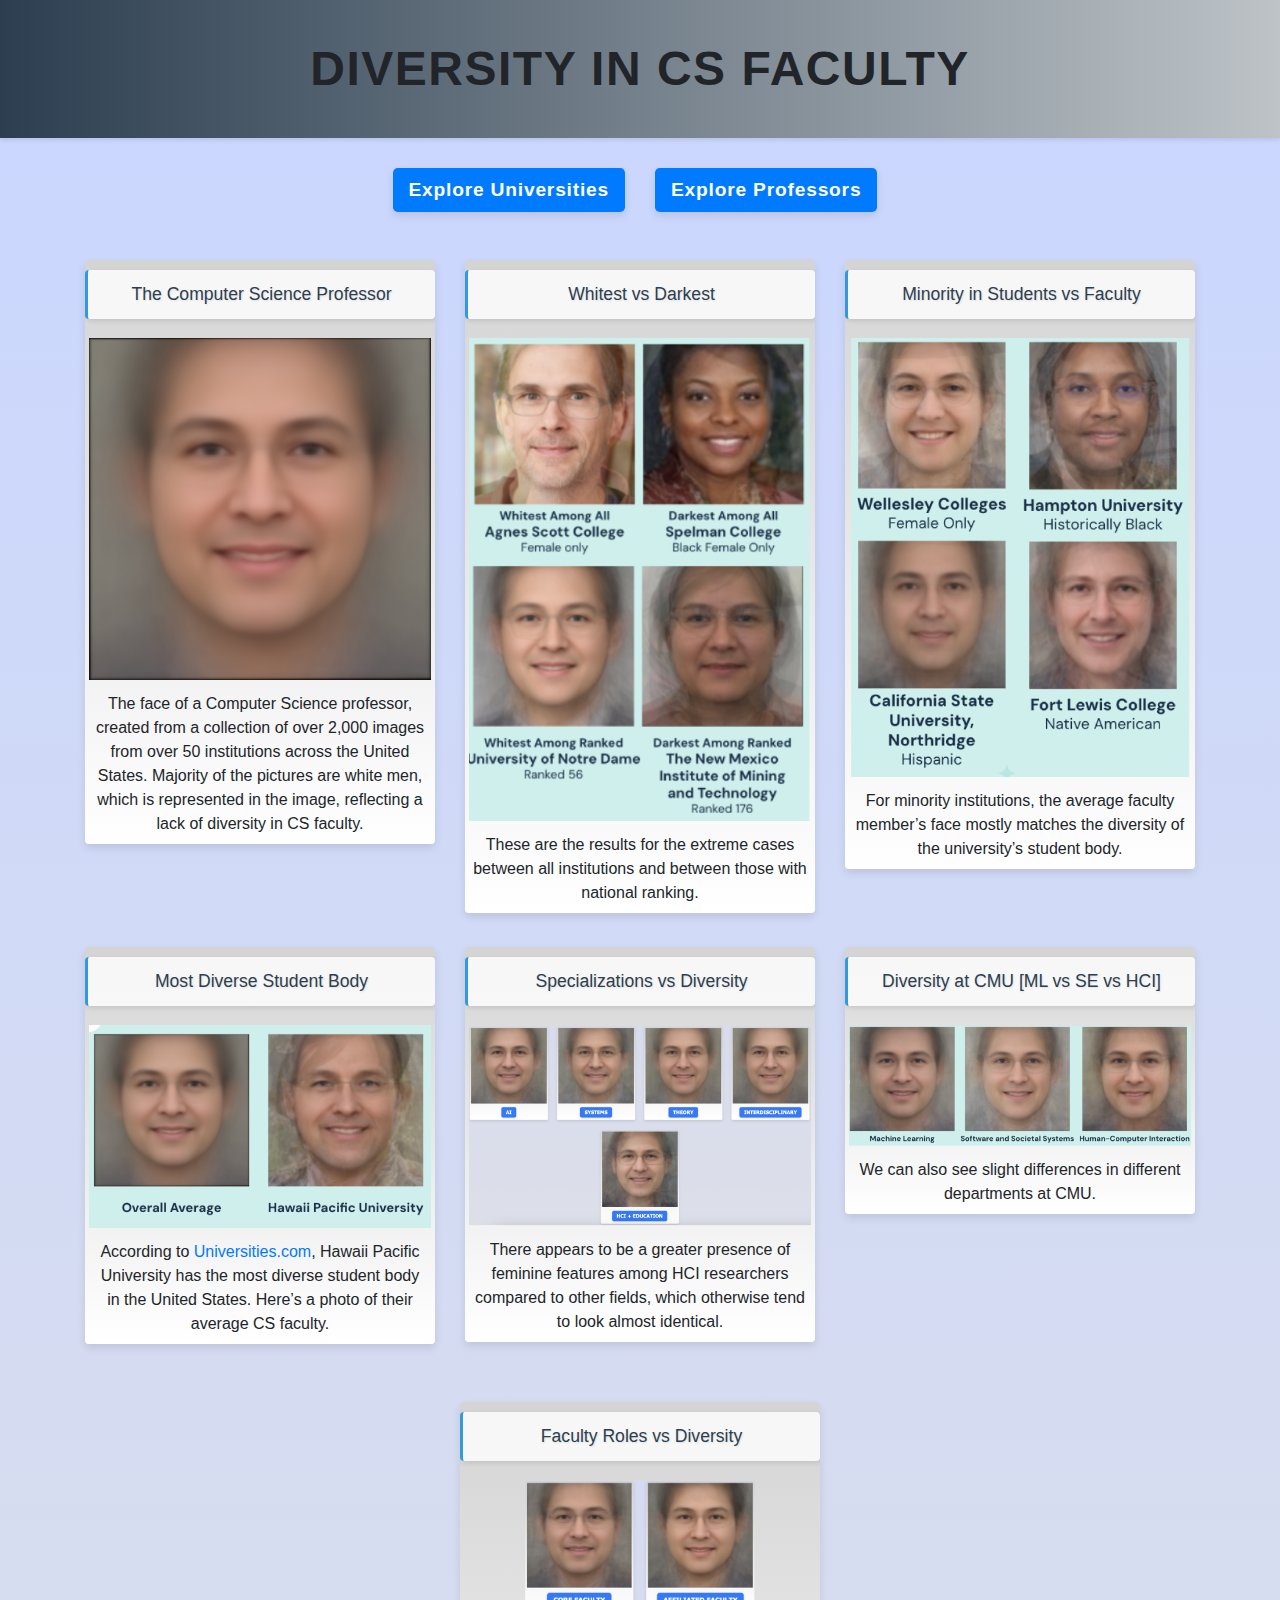
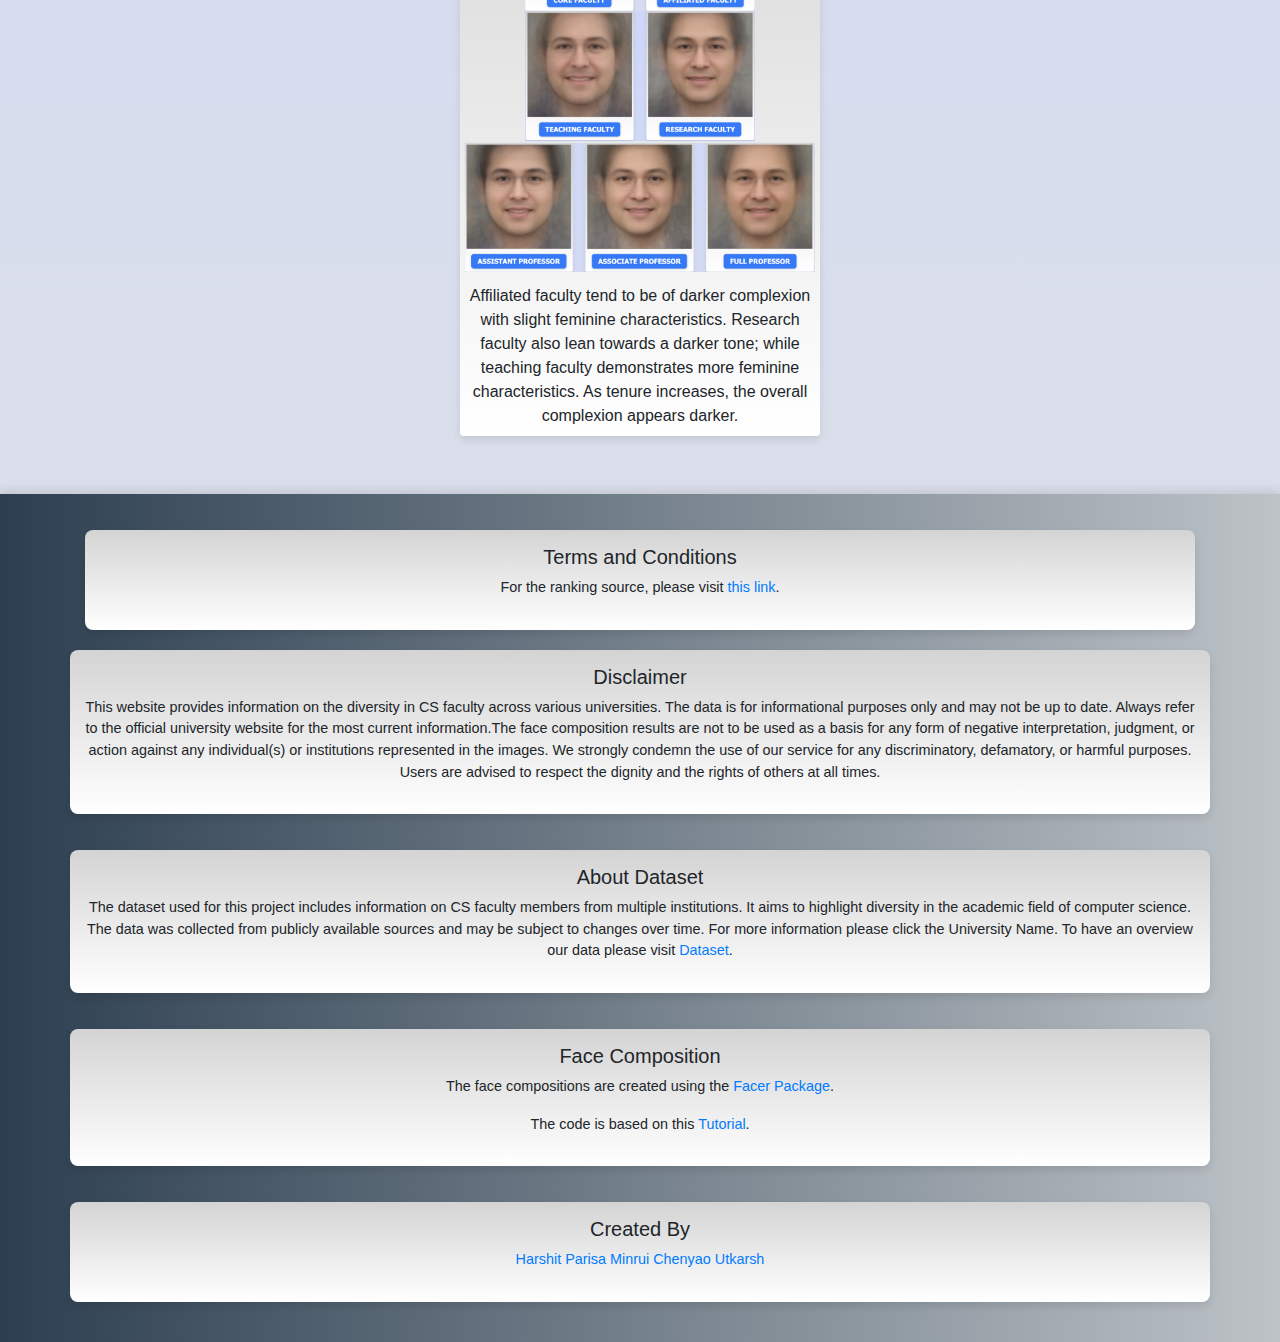
<file: index.html>
<!DOCTYPE html>
<html lang="en">
<head>
    <meta charset="UTF-8">
    <meta name="viewport" content="width=device-width, initial-scale=1.0">
    <title>Diversity in CS Faculty</title>
    <!-- Bootstrap CSS CDN -->
    <link href="https://stackpath.bootstrapcdn.com/bootstrap/4.5.2/css/bootstrap.min.css" rel="stylesheet">
    <link rel="stylesheet" href="style.css">
</head>
<body>
<div class="header text-center">
    <h1>Diversity In CS Faculty</h1>
</div>
<div class="container mt-4">
    <div class="row justify-content-center">
        <div class="col-md-6 text-md-right text-center mb-2">
            <!-- Main Page Button -->
            <a href="index1.html" class="btn btn-main-page">Explore Universities</a>
        </div>
        <div class="col-md-6 text-md-left text-center">
            <!-- Main Page Button -->
            <a href="index2.html" class="btn btn-main-page">Explore Professors</a>
        </div>
    </div>
</div>
<div class="container mt-4">
  <div class="row mb-4 align-items-stretch">
      <!-- First Card -->
      <div class="col-md-4 mb-4">
          <div class="card">
              <h5 id="card-title-1" class="card-title text-center">The Computer Science Professor</h5>
              <img src="all.png" class="card-img-top" alt="The Computer Science Professor">
              <div class="card-body">
                  <p id="card-text-1" class="card-text">The face of a Computer Science professor, created from a collection of over 2,000 images from over 50 institutions across the United States. Majority of the pictures are white men, which is represented in the image, reflecting a lack of diversity in CS faculty.</p>
              </div>
          </div>
      </div>
       <!-- Fourth Card -->
       <div class="col-md-4 mb-4">
        <div class="card">
            <h5 id="card-title-4" class="card-title text-center">Whitest vs Darkest</h5>
            <img src="New Project (40).png" class="card-img-top" alt="Whitest vs Darkest">
            <div class="card-body">
                <p id="card-text-4" class="card-text">These are the results for the extreme cases between all institutions and between those with national ranking.</p>
            </div>
        </div>
    </div>
      <!-- Third Card -->
      <div class="col-md-4 mb-4">
          <div class="card">
              <h5 id="card-title-3" class="card-title text-center">Minority in Students vs Faculty</h5>
              <img src="New Project (39).png" class="card-img-top" alt="Minority in Students vs Faculty">
              <div class="card-body">
                  <p id="card-text-3" class="card-text">For minority institutions, the average faculty member’s face mostly matches the diversity of the university’s student body.</p>
              </div>
          </div>
      </div>
       <!-- Second Card -->
       <div class="col-md-4 mb-4">
        <div class="card">
            <h5 id="card-title-2" class="card-title text-center">Most Diverse Student Body</h5>
            <img src="New Project (38).png" class="card-img-top" alt="Most Diverse Student Body">
            <div class="card-body">
                <p id="card-text-2" class="card-text">According to <a href="https://www.universities.com/rankings/most-and-least-diverse-colleges" target="_blank">Universities.com</a>, Hawaii Pacific University has the most diverse student body in the United States. Here’s a photo of their average CS faculty.</p>
            </div>
        </div>
    </div>
      <!-- Sixth Card -->
      <div class="col-md-4 mb-4">
          <div class="card">
              <h5 id="card-title-6" class="card-title text-center">Specializations vs Diversity</h5>
              <img src="New Project (42).png" class="card-img-top" alt="Specializations vs Diversity">
              <div class="card-body">
                  <p id="card-text-6" class="card-text">There appears to be a greater presence of feminine features among HCI researchers compared to other fields, which otherwise tend to look almost identical.</p>
              </div>
          </div>
      </div>
      <!-- Seventh Card -->
      <div class="col-md-4 mb-4">
          <div class="card">
              <h5 id="card-title-7" class="card-title text-center">Diversity at CMU [ML vs SE vs HCI]</h5>
              <img src="New Project (43).png" class="card-img-top" alt="Diversity at CMU [ML vs SE vs HCI]">
              <div class="card-body">
                  <p id="card-text-7" class="card-text">We can also see slight differences in different departments at CMU.</p>
              </div>
          </div>
      </div>
        <!-- Fifth Card -->
        <div class="row mt-4 justify-content-center">
        <div class="col-md-4 mb-4 ">
          <div class="card">
              <h5 id="card-title-5" class="card-title text-center">Faculty Roles vs Diversity</h5>
              <img src="New Project (41).png" class="card-img-top" alt="Faculty Roles vs Diversity">
              <div class="card-body">
                  <p id="card-text-5" class="card-text">Affiliated faculty tend to be of darker complexion with slight feminine characteristics. Research faculty also lean towards a darker tone; while teaching faculty demonstrates more feminine characteristics. As tenure increases, the overall complexion appears darker.</p>
              </div>
          </div>
      </div>
        </div>
  </div>
</div>

<footer class="footer">
    <div class="container mt-3">
        <div class="text-center card-like">
            <h3>Terms and Conditions</h3>
            <p>For the ranking source, please visit <a href="https://www.usnews.com/best-graduate-schools/top-science-schools/computer-science-rankings?_sort=rank-asc" target="_blank">this link</a>.</p>
        </div>
    </div>

    <div class="container mt-3">
        <div class="row">
            <div class="col card-like">
                <h3>Disclaimer</h3>
                <p>This website provides information on the diversity in CS faculty across various universities. The data is for informational purposes only and may not be up to date. Always refer to the official university website for the most current information.The face composition results are not to be used as a basis for any form of negative interpretation, judgment, or action against any individual(s) or institutions represented in the images. We strongly condemn the use of our service for any discriminatory, defamatory, or harmful purposes. Users are advised to respect the dignity and the rights of others at all times.</p>
            </div>
        </div>
    </div>

    <div class="container mt-3">
        <div class="row">
            <div class="col card-like">
                <h3>About Dataset</h3>
                <p>The dataset used for this project includes information on CS faculty members from multiple institutions. It aims to highlight diversity in the academic field of computer science. The data was collected from publicly available sources and may be subject to changes over time. For more information please click the University Name. To have an overview our data please visit <a href="https://github.com/HarshitSingh27/CS467_2-DiversityInCs/blob/main/DataSummary.pdf" target="_blank">Dataset</a>.</p>
            </div>
        </div>
    </div>

    <div class="container mt-3">
        <div class="row">
            <div class="col card-like">
                <h3>Face Composition</h3>
                <p>The face compositions are created using the <a href="https://github.com/johnwmillr/Facer/tree/master" target="_blank">Facer Package</a>.</p>
                <p>The code is based on this <a href="https://learnopencv.com/average-face-opencv-c-python-tutorial/" target="_blank">Tutorial</a>.</p>
            </div>
        </div>
    </div>
    <div class="container mt-3">
      <div class="row">
          <div class="col card-like">
              <h3>Created By</h3>
              <p>
                <a href="https://github.com/HarshitSingh27" target="_blank">Harshit</a>
                <a href="https://github.com/ladypary" target="_blank">Parisa</a>
                <a href="https://informatics.ischool.illinois.edu/person/minrui-chen/" target="_blank">Minrui</a>
                <a href="https://github.com/ChenyaoLink" target="_blank">Chenyao</a>
                <a href="https://github.com/UtkarshLink" target="_blank">Utkarsh</a>
              </p>
          </div>
      </div>
  </div>
</footer>

<!-- Bootstrap JS and dependencies -->
<script src="https://code.jquery.com/jquery-3.5.1.slim.min.js"></script>
<script src="https://cdn.jsdelivr.net/npm/@popperjs/core@2.5.2/dist/umd/popper.min.js"></script>
<script src="https://stackpath.bootstrapcdn.com/bootstrap/4.5.2/js/bootstrap.min.js"></script>

</body>
</html>
</file>
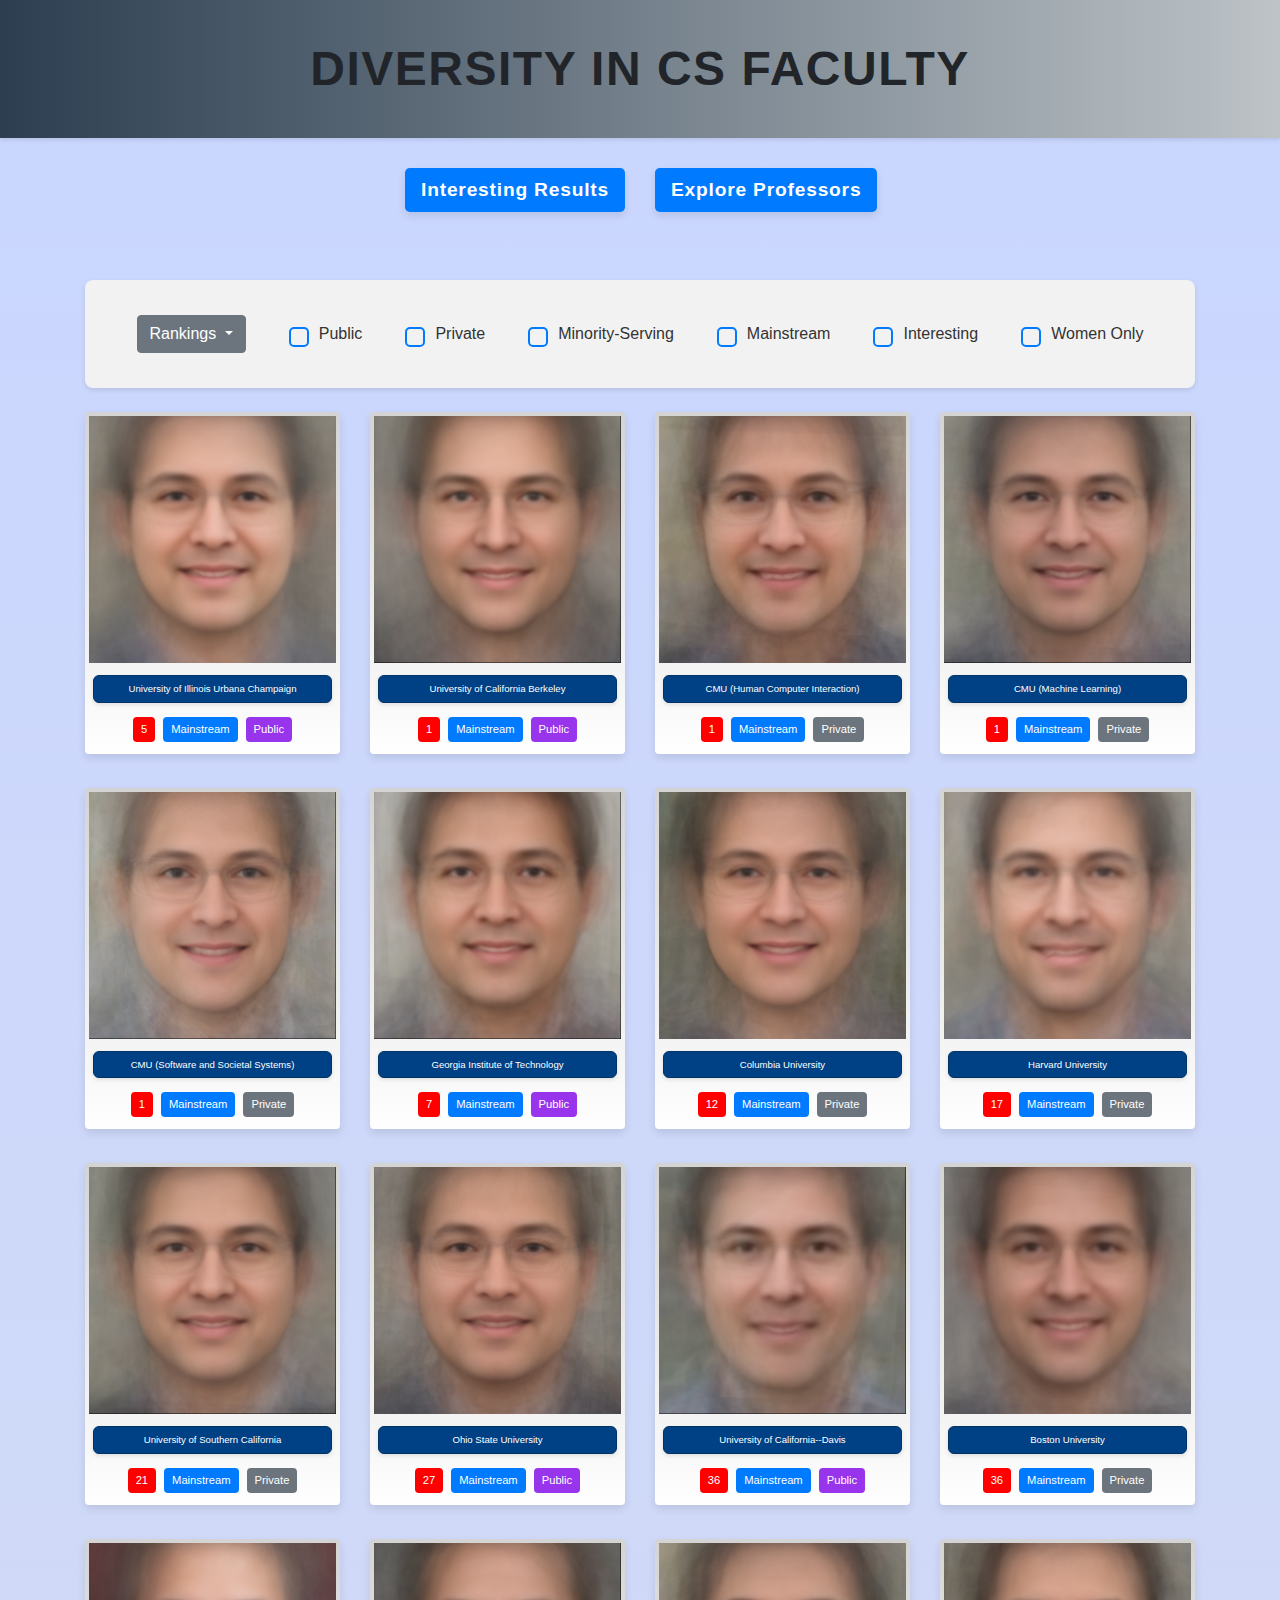
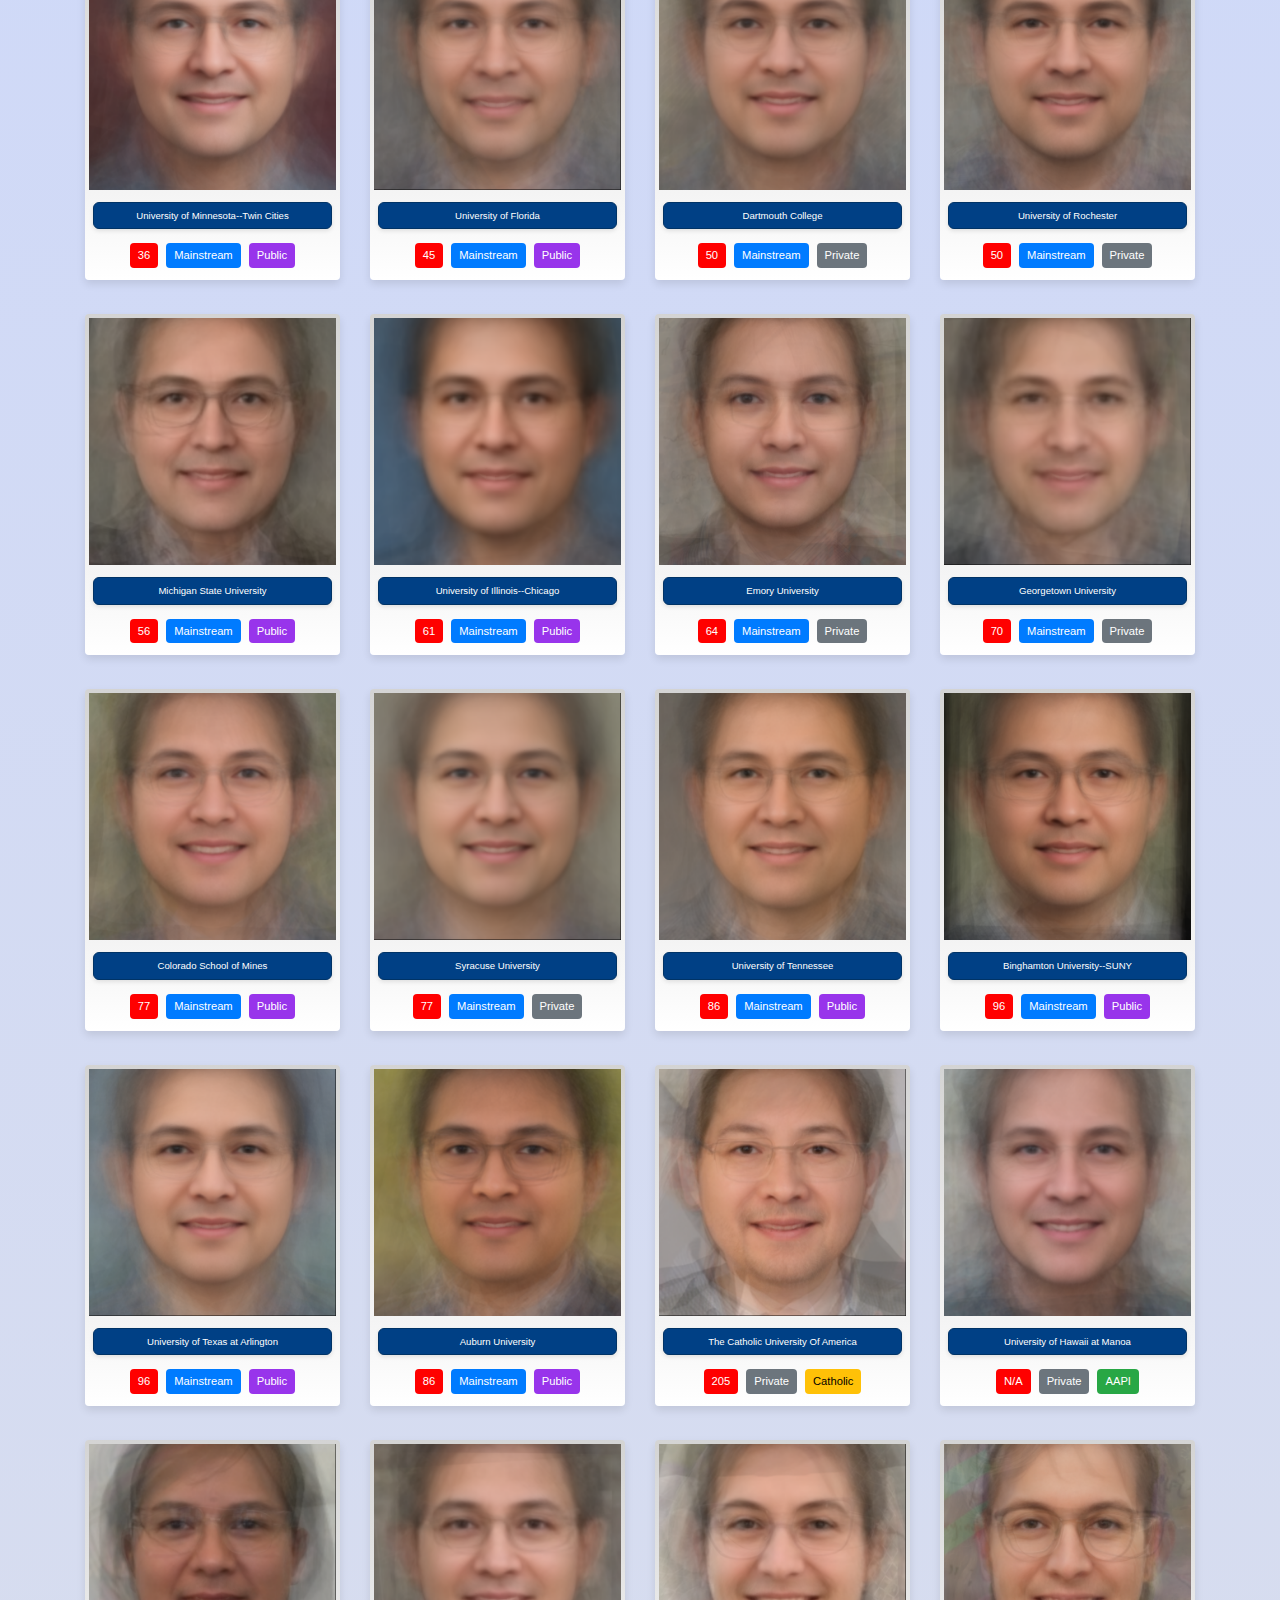
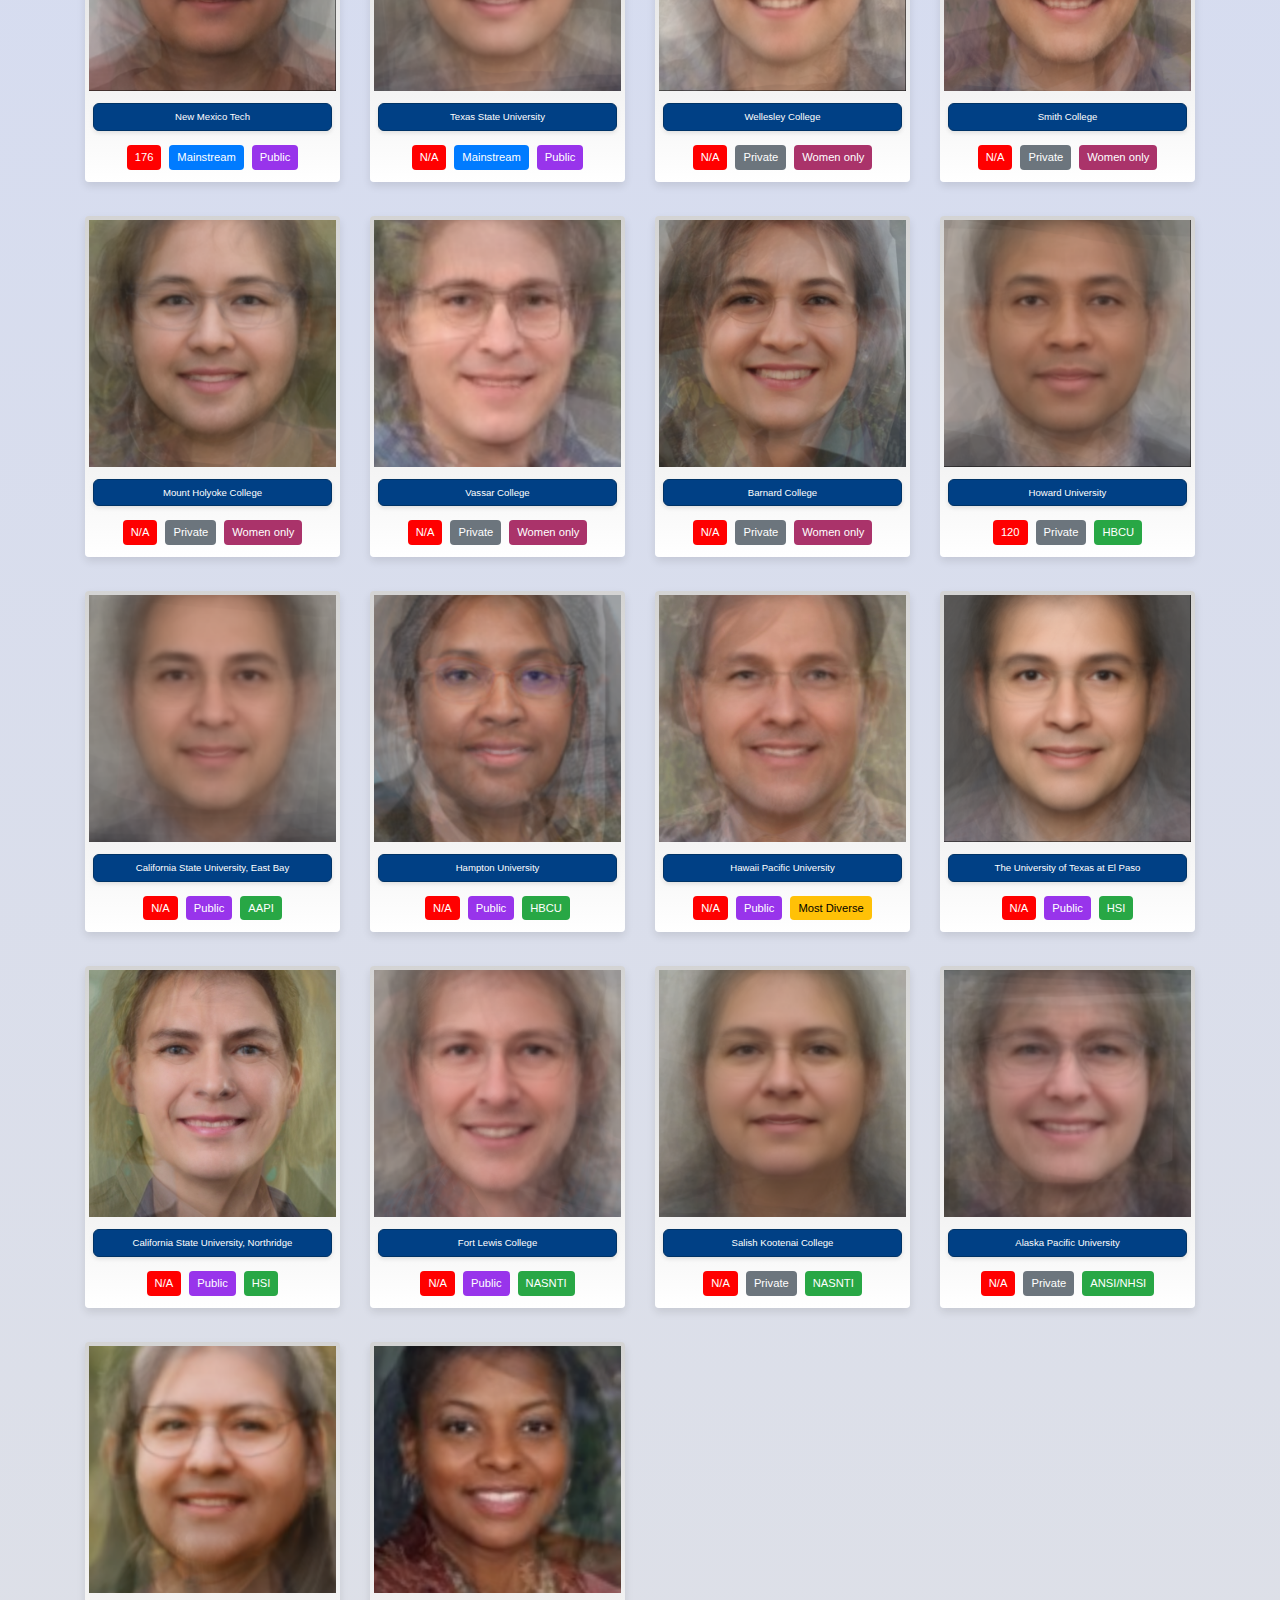
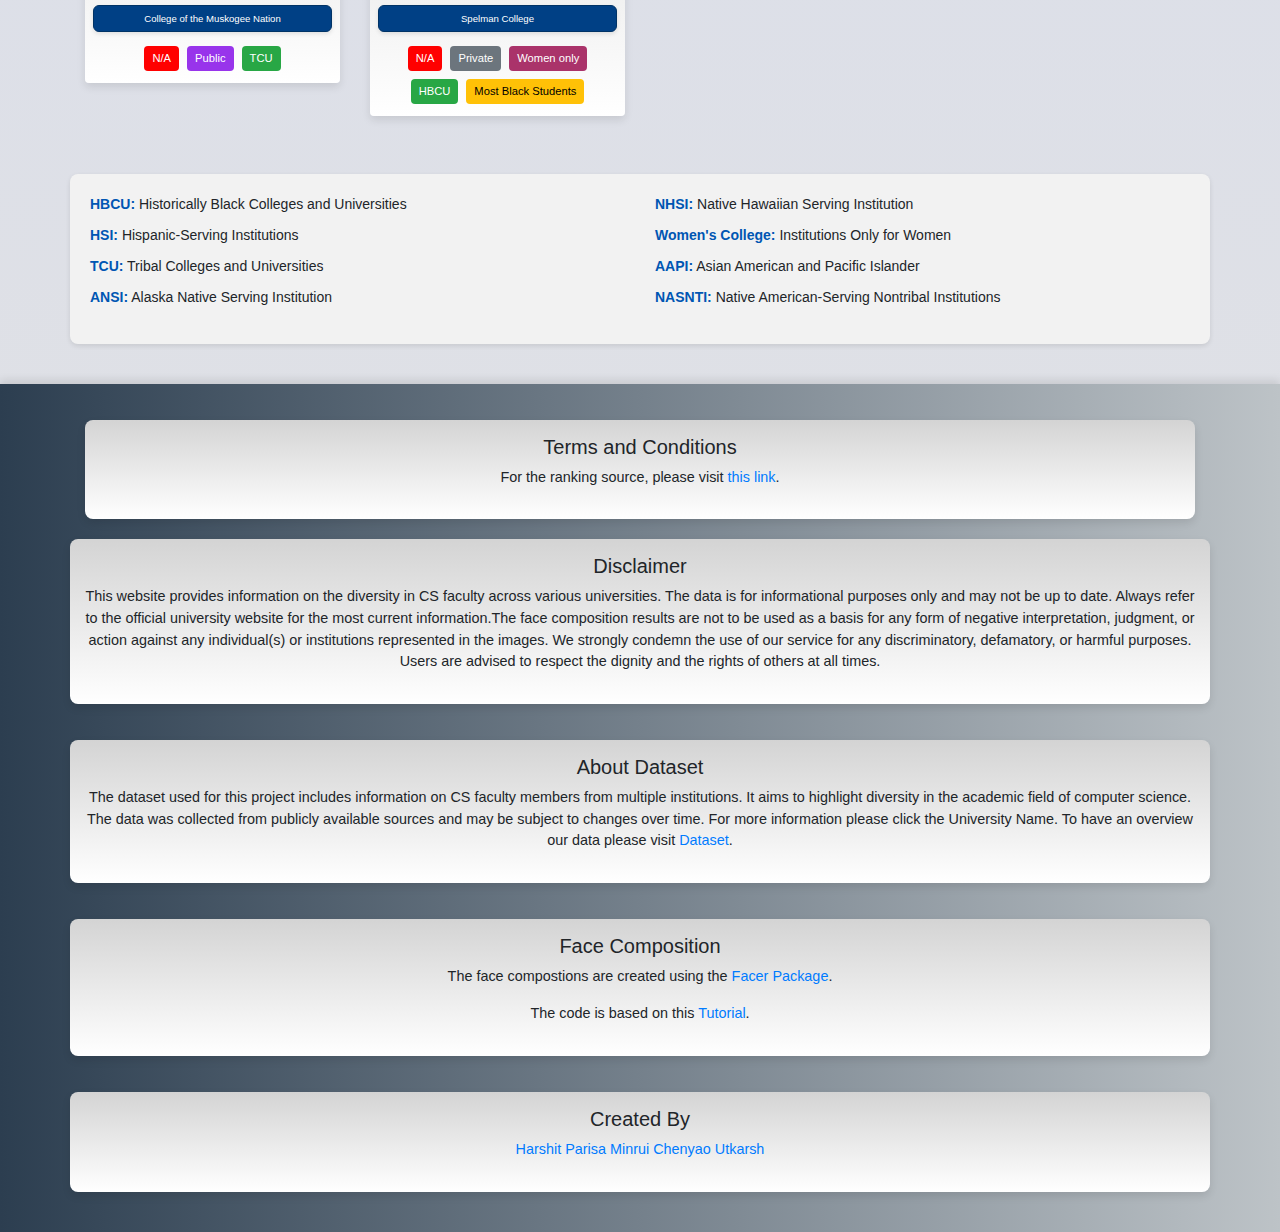
<file: index1.html>
<!DOCTYPE html>
<html lang="en">
<head>
<meta charset="UTF-8">
<meta name="viewport" content="width=device-width, initial-scale=1.0">
<title>Diversity in CS Faculty</title>
<!-- Bootstrap CSS CDN -->
<link href="https://stackpath.bootstrapcdn.com/bootstrap/4.5.2/css/bootstrap.min.css" rel="stylesheet">
<link rel="stylesheet" href="style.css">
</head>
<body>

<div class="header">
  <h1>Diversity In CS Faculty</h1>
</div>
<div class="container mt-4">
    <div class="row justify-content-center">
      <div class="col-md-6 text-md-right text-center mb-2">
        <!-- Main Page Button -->
        <a href="index.html" class="btn btn-main-page">Interesting Results</a>
      </div>
      <div class="col-md-6 text-md-left text-center">
        <!-- Main Page Button -->
        <a href="index2.html" class="btn btn-main-page">Explore Professors</a>
      </div>
    </div>
</div>
      
    <!-- The rest of your filter-container and other elements... -->

<div class="container mt-4">
  <div class="row">
    <div class="col-md-12">
      <div class="filter-container">
        <div class="form-check">
            <button class="btn btn-secondary dropdown-toggle" type="button" id="dropdownMenuButton" data-toggle="dropdown" aria-haspopup="true" aria-expanded="false">
                Rankings
            </button>
            <div class="dropdown-menu" aria-labelledby="dropdownMenuButton">
                <form class="px-4 py-3" id="rankingForm">
                    <div class="form-group">
                        <div class="form-check">
                            <input type="checkbox" class="form-check-input ranking-checkbox" id="rank-all" value="all" checked>
                            <label class="form-check-label" for="rank-all">All Rankings</label>
                        </div>
                        <div class="form-check">
                            <input type="checkbox" class="form-check-input ranking-checkbox" id="rank-1-24" value="1-24">
                            <label class="form-check-label" for="rank-1-24">1-24</label>
                        </div>
                        <div class="form-check">
                            <input type="checkbox" class="form-check-input ranking-checkbox" id="rank-25-49" value="25-49">
                            <label class="form-check-label" for="rank-25-49">25-49</label>
                        </div>
                        <div class="form-check">
                            <input type="checkbox" class="form-check-input ranking-checkbox" id="rank-25-49" value="50-74">
                            <label class="form-check-label" for="rank-25-49">50-74</label>
                        </div>
                        <div class="form-check">
                            <input type="checkbox" class="form-check-input ranking-checkbox" id="rank-25-49" value="75-99">
                            <label class="form-check-label" for="rank-25-49">75-99</label>
                        </div>
                        <div class="form-check">
                            <input type="checkbox" class="form-check-input ranking-checkbox" id="rank-25-49" value="100-205">
                            <label class="form-check-label" for="rank-25-49">100-205</label>
                        </div>
                         
                        <div class="form-check">
                            <input type="checkbox" class="form-check-input ranking-checkbox" id="rank-na" value="Not Ranked">
                            <label class="form-check-label" for="rank-na">Not Ranked</label>
                        </div>
                    </div>
                </form>
            </div>
        </div>
        <div class="form-check">
          <input class="form-check-input" type="checkbox" value="" id="public">
          <label class="form-check-label" for="public">Public</label>
        </div>
        <div class="form-check">
          <input class="form-check-input" type="checkbox" value="" id="private">
          <label class="form-check-label" for="private">Private</label>
        </div>
        <div class="form-check">
          <input class="form-check-input" type="checkbox" value="" id="minority">
          <label class="form-check-label" for="minority">Minority-Serving</label>
        </div>
        <div class="form-check">
          <input class="form-check-input" type="checkbox" value="" id="standard">
          <label class="form-check-label" for="standard">Mainstream</label>
        </div>
        <div class="form-check">
          <input class="form-check-input" type="checkbox" value="" id="interesting">
          <label class="form-check-label" for="interesting">Interesting</label>
        </div>
        <div class="form-check">
            <input class="form-check-input" type="checkbox" value="" id="women-only">
            <label class="form-check-label" for="women-only">Women Only</label>
        </div>
      </div>
    </div>
  </div>
</div>
<div class="container mt-4">
  <div class="row">
     
    <div class="col-sm-6 col-md-4 col-lg-3 mb-4">
      <div class="card" data-public="true" data-category="standard" data-ranking="1-24">
        <img src="finalproject_university/5_public_Standard_Standard_University of Illinois Urbana Champaign.png" class="card-img-top" alt="University of Illinois Urbana Champaign">
        <div class="card-body">
          <!-- University name as a button/link -->
          <a href="https://cs.illinois.edu/about/people/all-faculty" class="btn btn-primary btn-block">University of Illinois Urbana Champaign</a>
          <div class="tags">
            <span class="tag ranking">5</span>
            <span class="tag standard">Mainstream</span>
            <span class="tag public">Public</span>
             
          </div>
        </div>
      </div>
    </div>
    
    <div class="col-sm-6 col-md-4 col-lg-3 mb-4">
      <div class="card" data-public="true" data-category="standard" data-ranking="1-24">
        <img src="finalproject_university/1_public_Standard_Standard_University of California  Berkeley.png" class="card-img-top" alt="University of California Berkeley">
        <div class="card-body">
          <!-- University name as a button/link -->
          <a href="https://www2.eecs.berkeley.edu/Faculty/Lists/CS/faculty.html" class="btn btn-primary btn-block">University of California Berkeley</a>
          <div class="tags">
            <span class="tag ranking">1</span>
            <span class="tag standard">Mainstream</span>
            <span class="tag public">Public</span>
            <!-- Add more tags as needed -->
          </div>
        </div>
      </div>
    </div>

    <!-- Carnegie Mellon University -->
    <div class="col-sm-6 col-md-4 col-lg-3 mb-4">
      <div class="card" data-public="false" data-category="standard" data-ranking="1-24">
        <img src="finalproject_university/1_private_Standard_Standard_Carnegie Mellon University_Human-Computer Interaction.png" class="card-img-top" alt="Carnegie Mellon University">
        <div class="card-body">
          <a href="https://s3d.cmu.edu/people/faculty-index.html" class="btn btn-primary btn-block">CMU (Human Computer Interaction)</a>
          <div class="tags">
            <span class="tag ranking">1</span>
            <span class="tag standard">Mainstream</span>
            <span class="tag private">Private</span>
            <!-- Add more tags as needed -->
          </div>
        </div>
      </div>
    </div>
    <div class="col-sm-6 col-md-4 col-lg-3 mb-4">
        <div class="card" data-public="false" data-category="standard" data-ranking="1-24">
          <img src="finalproject_university/1_private_Standard_Standard_Carnegie Mellon University_Machine Learning.png" class="card-img-top" alt="Carnegie Mellon University">
          <div class="card-body">
            <a href="https://s3d.cmu.edu/people/faculty-index.html" class="btn btn-primary btn-block">CMU (Machine Learning)</a>
            <div class="tags">
              <span class="tag ranking">1</span>
              <span class="tag standard">Mainstream</span>
              <span class="tag private">Private</span>
              <!-- Add more tags as needed -->
            </div>
          </div>
        </div>
      </div>
      <div class="col-sm-6 col-md-4 col-lg-3 mb-4">
        <div class="card" data-public="false" data-category="standard" data-ranking="1-24">
          <img src="finalproject_university/1_private_Standard_Standard_Carnegie Mellon University_Software and Societal Systems.png" class="card-img-top" alt="Carnegie Mellon University">
          <div class="card-body">
            <a href="https://s3d.cmu.edu/people/faculty-index.html" class="btn btn-primary btn-block">CMU (Software and Societal Systems)</a>
            <div class="tags">
              <span class="tag ranking">1</span>
              <span class="tag standard">Mainstream</span>
              <span class="tag private">Private</span>
              <!-- Add more tags as needed -->
            </div>
          </div>
        </div>
      </div>

    <div class="col-sm-6 col-md-4 col-lg-3 mb-4">
        <div class="card" data-public="true" data-category="standard" data-ranking="1-24">
          <img src="finalproject_university/7_public_Standard_Standard_Georgia Institute of Technology.png" class="card-img-top" alt="Georgia Institute of Technology">
          <div class="card-body">
            <a href="https://www.scs.gatech.edu/people/faculty" class="btn btn-primary btn-block">Georgia Institute of Technology</a>
            <div class="tags">
                <span class="tag ranking">7</span>
              <span class="tag standard">Mainstream</span>
              <span class="tag public">Public</span>
            </div>
          </div>
        </div>
      </div>
      
      <div class="col-sm-6 col-md-4 col-lg-3 mb-4">
        <div class="card" data-public="false" data-category="standard" data-ranking="1-24">
          <img src="finalproject_university/12_private_Standard_Standard_Columbia University.png" class="card-img-top" alt="Columbia University">
          <div class="card-body">
            <a href="https://www.cs.columbia.edu/people/faculty/" class="btn btn-primary btn-block">Columbia University</a>
            <div class="tags">
                <span class="tag ranking">12</span>
              <span class="tag standard">Mainstream</span>
              <span class="tag private">Private</span>
            </div>
          </div>
        </div>
      </div>
      
      <div class="col-sm-6 col-md-4 col-lg-3 mb-4">
        <div class="card" data-public="false" data-category="standard" data-ranking="1-24">
          <img src="finalproject_university/17_private_Standard_Standard_Harvard University.png" class="card-img-top" alt="Harvard University">
          <div class="card-body">
            <a href="https://seas.harvard.edu/computer-science/people" class="btn btn-primary btn-block">Harvard University</a>
            <div class="tags">
                <span class="tag ranking">17</span>
              <span class="tag standard">Mainstream</span>
              <span class="tag private">Private</span>
            </div>
          </div>
        </div>
      </div>
      
      <div class="col-sm-6 col-md-4 col-lg-3 mb-4">
        <div class="card" data-public="false" data-category="standard" data-ranking="1-24">
          <img src="finalproject_university/21_private_Standard_Standard_University of Southern California.png" class="card-img-top" alt="University of Southern California">
          <div class="card-body">
            <a href="https://www.cs.usc.edu/directory/faculty/" class="btn btn-primary btn-block">University of Southern California</a>
            <div class="tags">
                <span class="tag ranking">21</span>
              <span class="tag standard">Mainstream</span>
              <span class="tag private">Private</span>
            </div>
          </div>
        </div>
      </div>
      

      <div class="col-sm-6 col-md-4 col-lg-3 mb-4">
        <div class="card" data-public="true" data-category="standard" data-ranking="25-49">
          <img src="finalproject_university/27_public_Standard_Standard_Ohio State University.png" class="card-img-top" alt="Ohio State University">
          <div class="card-body">
            <a href="https://cse.osu.edu/directory/faculty" class="btn btn-primary btn-block">Ohio State University</a>
            <div class="tags">
                <span class="tag ranking">27</span>
              <span class="tag standard">Mainstream</span>
              <span class="tag public">Public</span>
            </div>
          </div>
        </div>
      </div>
      
      <div class="col-sm-6 col-md-4 col-lg-3 mb-4">
        <div class="card" data-public="true" data-category="standard" data-ranking="25-49">
          <img src="finalproject_university/36_public_Standard_Standard_University of California  Davis.png" class="card-img-top" alt="University of California--Davis">
          <div class="card-body">
            <a href="https://cs.ucdavis.edu/person-type/faculty" class="btn btn-primary btn-block">University of California--Davis</a>
            <div class="tags">
                <span class="tag ranking">36</span>
              <span class="tag standard">Mainstream</span>
              <span class="tag public">Public</span>
            </div>
          </div>
        </div>
      </div>
      
      <!-- Repeated for Boston University from your original example -->
      <div class="col-sm-6 col-md-4 col-lg-3 mb-4">
        <div class="card" data-public="false" data-category="standard" data-ranking="25-49">
          <img src="finalproject_university/36_private_Standard_Standard_Boston University.png" class="card-img-top" alt="Boston University">
          <div class="card-body">
            <a href="https://www.bu.edu/cs/people/faculty/" class="btn btn-primary btn-block">Boston University</a>
            <div class="tags">
                <span class="tag ranking">36</span>
              <span class="tag standard">Mainstream</span>
              <span class="tag private">Private</span>
            </div>
          </div>
        </div>
      </div>
      
      <div class="col-sm-6 col-md-4 col-lg-3 mb-4">
        <div class="card" data-public="true" data-category="standard" data-ranking="25-49">
          <img src="finalproject_university/36_public_Standard_Standard_University of Minnesota  Twin Cities.png" class="card-img-top" alt="University of Minnesota--Twin Cities">
          <div class="card-body">
            <a href="https://cse.umn.edu/cs/faculty-instructor-directory" class="btn btn-primary btn-block">University of Minnesota--Twin Cities</a>
            <div class="tags">
                <span class="tag ranking">36</span>
              <span class="tag standard">Mainstream</span>
              <span class="tag public">Public</span>
            </div>
          </div>
        </div>
      </div>
      
      <div class="col-sm-6 col-md-4 col-lg-3 mb-4">
        <div class="card" data-public="true" data-category="standard" data-ranking="25-49">
          <img src="finalproject_university/45_public_Standard_Standard_University of Florida.png" class="card-img-top" alt="University of Florida">
          <div class="card-body">
            <a href="https://www.cise.ufl.edu/people/faculty/" class="btn btn-primary btn-block">University of Florida</a>
            <div class="tags">
                <span class="tag ranking">45</span>
              <span class="tag standard">Mainstream</span>
              <span class="tag public">Public</span>
            </div>
          </div>
        </div>
      </div>
       
      <div class="col-sm-6 col-md-4 col-lg-3 mb-4">
        <div class="card" data-public="false" data-category="standard" data-ranking="50-74">
          <img src="finalproject_university/50_private_Standard_Standard_Dartmouth College.png" class="card-img-top" alt="Dartmouth College">
          <div class="card-body">
            <a href="https://web.cs.dartmouth.edu/people" class="btn btn-primary btn-block">Dartmouth College</a>
            <div class="tags">
                <span class="tag ranking">50</span>
              <span class="tag standard">Mainstream</span>
              <span class="tag private">Private</span>
            </div>
          </div>
        </div>
      </div>
      
      <div class="col-sm-6 col-md-4 col-lg-3 mb-4">
        <div class="card" data-public="false" data-category="standard" data-ranking="50-74">
          <img src="finalproject_university/50_private_Standard_Standard_University of Rochester.png" class="card-img-top" alt="University of Rochester">
          <div class="card-body">
            <a href="https://www.cs.rochester.edu/people/faculty/index.html" class="btn btn-primary btn-block">University of Rochester</a>
            <div class="tags">
                <span class="tag ranking">50</span>
              <span class="tag standard">Mainstream</span>
              <span class="tag private">Private</span>
            </div>
          </div>
        </div>
      </div>
      
      <div class="col-sm-6 col-md-4 col-lg-3 mb-4">
        <div class="card" data-public="true" data-category="standard" data-ranking="50-74">
          <img src="finalproject_university/56_public_Standard_Standard_Michigan State University.png" class="card-img-top" alt="Michigan State University">
          <div class="card-body">
            <a href="https://at3.cse.msu.edu/People/Faculty_Staff/" class="btn btn-primary btn-block">Michigan State University</a>
            <div class="tags">
                <span class="tag ranking">56</span>
              <span class="tag standard">Mainstream</span>
              <span class="tag public">Public</span>
            </div>
          </div>
        </div>
      </div>
      <!-- not-found -->
      <div class="col-sm-6 col-md-4 col-lg-3 mb-4">
        <div class="card" data-public="true" data-category="standard" data-ranking="50-74">
          <img src="finalproject_university/61_public_Standard_Standard_University of Illinois  Chicago.png" class="card-img-top" alt="University of Illinois--Chicago">
          <div class="card-body">
            <a href="https://cs.uchicago.edu/people/uchicago-faculty/all-faculty/" class="btn btn-primary btn-block">University of Illinois--Chicago</a>
            <div class="tags">
                <span class="tag ranking">61</span>
              <span class="tag standard">Mainstream</span>
              <span class="tag public">Public</span>
            </div>
          </div>
        </div>
      </div>
      
      <div class="col-sm-6 col-md-4 col-lg-3 mb-4">
        <div class="card" data-public="false" data-category="standard" data-ranking="50-74">
          <img src="finalproject_university/64_private_Standard_Standard_Emory University.png" class="card-img-top" alt="Emory University">
          <div class="card-body">
            <a href="https://computerscience.emory.edu/people/index.html" class="btn btn-primary btn-block">Emory University</a>
            <div class="tags">
                <span class="tag ranking">64</span>
              <span class="tag standard">Mainstream</span>
              <span class="tag private">Private</span>
            </div>
          </div>
        </div>
      </div>
      
      <div class="col-sm-6 col-md-4 col-lg-3 mb-4">
        <div class="card" data-public="false" data-category="standard" data-ranking="50-74">
          <img src="finalproject_university/70_private_Standard_Standard_Georgetown University.png" class="card-img-top" alt="Georgetown University">
          <div class="card-body">
            <a href="https://cs.georgetown.edu/faculty/" class="btn btn-primary btn-block">Georgetown University</a>
            <div class="tags">
                <span class="tag ranking">70</span>
              <span class="tag standard">Mainstream</span>
              <span class= "tag private">Private</span>
            </div>
          </div>
        </div>
      </div>
      <div class="col-sm-6 col-md-4 col-lg-3 mb-4">
        <div class="card" data-public="true" data-category="standard" data-ranking="75-99">
          <img src="finalproject_university/77_public_Standard_Standard_Colorado School of Mines.png" class="card-img-top" alt="Colorado School of Mines">
          <div class="card-body">
            <a href="https://cs.mines.edu/faculty-and-staff/" class="btn btn-primary btn-block">Colorado School of Mines</a>
            <div class="tags">
                <span class="tag ranking">77</span>
              <span class="tag standard">Mainstream</span>
              <span class="tag public">Public</span>
            </div>
          </div>
        </div>
      </div>
      
      <div class="col-sm-6 col-md-4 col-lg-3 mb-4">
        <div class="card" data-public="false" data-category="standard" data-ranking="75-99">
          <img src="finalproject_university/77_private_Standard_Standard_Syracuse University.png" class="card-img-top" alt="Syracuse University">
          <div class="card-body">
            <a href="https://ecs.syracuse.edu/faculty-staff" class="btn btn-primary btn-block">Syracuse University</a>
            <div class="tags">
                <span class="tag ranking">77</span>
              <span class="tag standard">Mainstream</span>
              <span class="tag private">Private</span>
            </div>
          </div>
        </div>
      </div>
      
      <div class="col-sm-6 col-md-4 col-lg-3 mb-4">
        <div class="card" data-public="true" data-category="standard" data-ranking="75-99">
          <img src="finalproject_university/86_public_Standard_Standard_University of Tennessee.png" class="card-img-top" alt="University of Tennessee">
          <div class="card-body">
            <a href="https://www.tntech.edu/engineering/programs/csc/faculty-and-staff.php" class="btn btn-primary btn-block">University of Tennessee</a>
            <div class="tags">
                <span class="tag ranking">86</span>
              <span class="tag standard">Mainstream</span>
              <span class="tag public">Public</span>
            </div>
          </div>
        </div>
      </div>
      
      <div class="col-sm-6 col-md-4 col-lg-3 mb-4">
        <div class="card" data-public="true" data-category="standard" data-ranking="75-99">
          <img src="finalproject_university/96_public_Standard_Standard_Binghamton University  SUNY.png" class="card-img-top" alt="Binghamton University--SUNY">
          <div class="card-body">
            <a href="https://www.binghamton.edu/computer-science/people/index.html" class="btn btn-primary btn-block">Binghamton University--SUNY</a>
            <div class="tags">
                <span class="tag ranking">96</span>
              <span class="tag standard">Mainstream</span>
              <span class= "tag public">Public</span>
            </div>
          </div>
        </div>
      </div>
      
      <div class="col-sm-6 col-md-4 col-lg-3 mb-4">
        <div class="card" data-public="true" data-category="standard" data-ranking="75-99">
          <img src="finalproject_university/96_public_Standard_Standard_University of Texas at Arlington.png" class= "card-img-top" alt="University of Texas at Arlington">
          <div class="card-body">
            <a href="https://www.uta.edu/academics/schools-colleges/engineering/academics/departments/cse/faculty-directory" class="btn btn-primary btn-block">University of Texas at Arlington</a>
            <div class="tags">
                <span class="tag ranking">96</span>
              <span class= "tag standard">Mainstream</span>
              <span class= "tag public">Public</span>
            </div>
          </div>
        </div>
      </div>
      
      <div class="col-sm-6 col-md-4 col-lg-3 mb-4">
        <div class="card" data-public="true" data-category="standard" data-ranking="75-99">
          <img src="finalproject_university/86_public_Standard_Standard_Auburn University.png" class= "card-img-top" alt="Auburn University">
          <div class="card-body">
            <a href="https://eng.auburn.edu/csse/people/#gsc.tab=0" class="btn btn-primary btn-block">Auburn University</a>
            <div class="tags">
                <span class="tag ranking">86</span>
              <span class="tag standard">Mainstream</span>
              <span class= "tag public">Public</span>
            </div>
          </div>
        </div>
      </div>
      <div class="col-sm-6 col-md-4 col-lg-3 mb-4">
        <div class="card" data-public="false" data-category="private" data-ranking="100-205" data-category2="interesting">
          <img src="finalproject_university/205_private_Interesting_Catholic_The Catholic University Of America.png" class="card-img-top" alt="The Catholic University Of America">
          <div class="card-body">
            <a href="https://engineering.catholic.edu/research-and-faculty/faculty-profiles/eecs/index.html" class="btn btn-primary btn-block">The Catholic University Of America</a>
            <div class="tags">
                <span class="tag ranking">205</span>
              <span class="tag private">Private</span>
              <span class="tag interesting">Catholic</span>
            </div>
          </div>
        </div>
      </div>
      
      <div class="col-sm-6 col-md-4 col-lg-3 mb-4">
        <div class="card" data-public="false" data-category="minority" data-ranking="Not Ranked">
          <img src="finalproject_university/120_public_Minority_Pacific Islander and Asian American_University of Hawaii at Manoa.png" class="card-img-top" alt="University of Hawaii at Manoa">
          <div class="card-body">
            <a href="https://coe.hawaii.edu/cs/faculty/" class="btn btn-primary btn-block">University of Hawaii at Manoa</a>
            <div class="tags">
                <span class="tag ranking">N/A</span>
              <span class="tag private">Private</span>
              <span class="tag minority">AAPI</span>
            </div>
          </div>
        </div>
      </div>
      <!-- New Mexico Tech -->
      <div class="col-sm-6 col-md-4 col-lg-3 mb-4">
        <div class="card" data-public="true" data-category="standard"  data-ranking="100-205">
          <img src="finalproject_university/176_public_Standard_Standard_The New Mexico Institute of Mining and Technology.png" class="card-img-top" alt="New Mexico Tech">
          <div class="card-body">
            <a href="https://www.nmt.edu/academics/compsci/faculty/index.php" class="btn btn-primary btn-block">New Mexico Tech</a>
            <div class="tags">
                <span class="tag ranking">176</span>
              <span class="tag standard">Mainstream</span>
              <span class="tag public">Public</span>
              <!-- Add more tags as needed -->
            </div>
          </div>
        </div>
      </div>
  
      <!-- Texas State University -->
      <div class="col-sm-6 col-md-4 col-lg-3 mb-4">
        <div class="card" data-public="true" data-category="standard" data-ranking="Not Ranked">
          <img src="finalproject_university/NA_public_Standard_Standard_Texas State University.png" class="card-img-top" alt="Texas State University">
          <div class="card-body">
            <a href="https://cs.txstate.edu/accounts/faculty/" class="btn btn-primary btn-block">Texas State University</a>
            <div class="tags">
                <span class="tag ranking">N/A</span>
              <span class="tag standard">Mainstream</span>
              <span class="tag public">Public</span>
              <!-- Add more tags as needed -->
            </div>
          </div>          
        </div>
      </div>
      <!-- Wellesley College -->
    <div class="col-sm-6 col-md-4 col-lg-3 mb-4">
        <div class="card" data-public="false" data-category="private" data-women-only="true" data-ranking="Not Ranked">
          <img src="finalproject_university/NA_private_Women only_Seven Sisters Colleges_Wellesley College.png" class="card-img-top" alt="Wellesley College">
          <div class="card-body">
            <a href="https://www1.wellesley.edu/cs/faculty" class="btn btn-primary btn-block">Wellesley College</a>
            <div class="tags">
                <span class="tag ranking">N/A</span>
              <span class="tag private">Private</span>
              <span class="tag women-only">Women only</span>
            </div>
          </div>
        </div>
      </div>
      <!-- Smith College -->
    <div class="col-sm-6 col-md-4 col-lg-3 mb-4">
        <div class="card" data-public="false" data-category="private" data-women-only="true" data-ranking="Not Ranked">
          <img src="finalproject_university/NA_private_Women only_Seven Sisters Colleges_Smith College.png" class="card-img-top" alt="Smith College">
          <div class="card-body">
            <a href="https://www.science.smith.edu/departments/cs/faculty.php" class="btn btn-primary btn-block">Smith College</a>
            <div class="tags">
                <span class="tag ranking">N/A</span>
              <span class="tag private">Private</span>
              <span class="tag women-only">Women only</span>
            </div>
          </div>
        </div>
      </div>
      <!-- Mount Holyoke College -->
      <div class="col-sm-6 col-md-4 col-lg-3 mb-4">
        <div class="card" data-public="false" data-category="private" data-women-only="true" data-ranking="Not Ranked">
          <img src="finalproject_university/NA_private_Women only_Seven Sisters Colleges_Mount Holyoke College.png" class="card-img-top" alt="Mount Holyoke College">
          <div class="card-body">
            <a href="https://www.mtholyoke.edu/directory/departments-offices-centers/computer-science" class="btn btn-primary btn-block">Mount Holyoke College</a>
            <div class="tags">
                <span class="tag ranking">N/A</span>
              <span class="tag private">Private</span>
              <span class="tag women-only">Women only</span>
            </div>
          </div>
        </div>
      </div>
      <!-- Vassar College -->
      <div class="col-sm-6 col-md-4 col-lg-3 mb-4">
        <div class="card" data-public="false" data-category="private" data-women-only="true" data-ranking="Not Ranked">
          <img src="finalproject_university/NA_private_Women only_Seven Sisters Colleges_Vassar College.png" class="card-img-top" alt="Vassar College">
          <div class="card-body">
            <a href="https://www.vassar.edu/faculty/departments/computer-science" class="btn btn-primary btn-block">Vassar College</a>
            <div class="tags">
                <span class="tag ranking">N/A</span>
              <span class="tag private">Private</span>
              <span class="tag women-only">Women only</span>
            </div>
          </div>
        </div>
      </div>
      <!-- Barnard College -->
      <div class="col-sm-6 col-md-4 col-lg-3 mb-4">
        <div class="card" data-public="false" data-category="private" data-women-only="true" data-ranking="Not Ranked">
          <img src="finalproject_university/NA_private_Women only_Seven Sisters Colleges_Barnard College.png" class="card-img-top" alt="Barnard College">
          <div class="card-body">
            <a href="https://cs.barnard.edu/faculty-and-staff-CS" class="btn btn-primary btn-block">Barnard College</a>
            <div class="tags">
                <span class="tag ranking">N/A</span>
              <span class="tag private">Private</span>
              <span class="tag women-only">Women only</span>
            </div>
          </div>
        </div>
      </div>
      <!-- Agnes Scott College /* not found -->
          <!-- Howard University -->
          <div class="col-sm-6 col-md-4 col-lg-3 mb-4">
            <div class="card" data-public="false" data-category="minority" data-ranking="100-205">
              <img src="finalproject_university/120_public_Minority_Historically Black College and University HBCU_Howard University.png" class="card-img-top" alt="Howard University">
              <div class="card-body">
                <a href="https://cea.howard.edu/academics/departments/electrical-engineering-and-computer-science/people-eecs" class="btn btn-primary btn-block">Howard University</a>
                <div class="tags">
                    <span class="tag ranking">120</span>
                  <span class="tag private">Private</span>
                  <span class="tag minority">HBCU</span>
                </div>
              </div>
            </div>
          </div>
          <!-- California State University, northridge -->
            <div class="col-sm-6 col-md-4 col-lg-3 mb-4">
                <div class="card" data-public="true" data-category="minority" data-ranking="Not Ranked">
                <img src="finalproject_university/NA_public_Minority_Focus on Hispanic_California State University Northridge.png" class="card-img-top" alt="California State University, East Bay">
                <div class="card-body">
                <a href="https://www.csun.edu/engineering-computer-science/computer-science/computer-science-faculty" class="btn btn-primary btn-block">California State University, East Bay</a>
                <div class="tags">
                    <span class="tag ranking">N/A</span>
                <span class="tag public">Public</span>
                <span class="tag minority">AAPI</span>
            </div>
            </div>
        </div>
        </div>

          <!-- Florida International University not found-->
          <!-- Hampton University -->
          <div class="col-sm-6 col-md-4 col-lg-3 mb-4">
            <div class="card" data-public="true" data-category="minority" data-ranking="Not Ranked">
              <img src="finalproject_university/NA_public_Minority_Historically Black College and University HBCU_Hampton University.png" class="card-img-top" alt="Hampton University">
              <div class="card-body">
                <a href="https://home.hamptonu.edu/science/computer-science-faculty-staff/" class="btn btn-primary btn-block">Hampton University</a>
                <div class="tags">
                    <span class="tag ranking">N/A</span>
                  <span class="tag public">Public</span>
                  <span class="tag minority">HBCU</span>
                </div>
              </div>
            </div>
          </div>
          <!-- not found -->
          <div class="col-sm-6 col-md-4 col-lg-3 mb-4">
            <div class="card" data-public="true" data-category="minority" data-ranking="100-205" data-category2="interesting">
              <img src="finalproject_university/HawaiiPacific.jpg" class="card-img-top" alt="Hawaii Pacific University">
              <div class="card-body">
                <a href="https://www.hpu.edu/cncs/comp-sci/computer-science-and-engineering-faculty.html" class="btn btn-primary btn-block">Hawaii Pacific University</a>
                <div class="tags">
                    <span class="tag ranking">N/A</span>
                  <span class="tag public">Public</span>
                  <span class="tag interesting">Most Diverse</span>
                </div>
              </div>
            </div>
          </div>
          <!-- The University of Texas at El Paso -->
          <div class="col-sm-6 col-md-4 col-lg-3 mb-4">
            <div class="card" data-public="true" data-category="minority" data-ranking="Not Ranked">
              <img src="finalproject_university/NA_public_Minority_HispanicServing Institution HSI_The University of Texas at El Paso.png" class="card-img-top" alt="The University of Texas at El Paso">
              <div class="card-body">
                <a href="https://www.utep.edu/cs/people/" class="btn btn-primary btn-block">The University of Texas at El Paso</a>
                <div class="tags">
                    <span class="tag ranking">N/A</span>
                  <span class="tag public">Public</span>
                  <span class="tag minority">HSI</span>
                </div>
              </div>
            </div>
          </div>
          <!-- California State University, East Bay not found-->
          <div class="col-sm-6 col-md-4 col-lg-3 mb-4">
            <div class="card" data-public="true" data-category="minority" data-ranking="Not Ranked">
              <img src="finalproject_university/East Bay.jpg" class="card-img-top" alt="California State University, Northridge">
              <div class="card-body">
                <a href="https://www.csueastbay.edu/cs/faculty-staff/index.html" class="btn btn-primary btn-block">California State University, Northridge</a>
                <div class="tags">
                    <span class="tag ranking">N/A</span>
                  <span class="tag public">Public</span>
                  <span class="tag minority">HSI</span>
                </div>
              </div>
            </div>
          </div>
          <!-- Additional colleges similarly structured -->
          <!-- Fort Lewis College -->
          <div class="col-sm-6 col-md-4 col-lg-3 mb-4">
            <div class="card" data-public="true" data-category="minority" data-ranking="Not Ranked">
              <img src="finalproject_university/NA_public_Minority_Native Americanserving nontribal institution_Fort Lewis College.png" class="card-img-top" alt="Fort Lewis College">
              <div class="card-body">
                <a href="https://www.fortlewis.edu/academics/schools-departments/departments/physics-engineering-department/about-our-faculty-staff" class="btn btn-primary btn-block">Fort Lewis College</a>
                <div class="tags">
                    <span class="tag ranking">N/A</span>
                  <span class="tag public">Public</span>
                  <span class="tag minority">NASNTI</span>
                </div>
              </div>
            </div>
          </div>
          <!-- Sinte Gleska University not found-->
          <!-- Salish Kootenai College -->
<div class="col-sm-6 col-md-4 col-lg-3 mb-4">
    <div class="card" data-public="false" data-category="minority" data-ranking="Not Ranked">
      <img src="finalproject_university/NA_private_Minority_Native Americanserving nontribal institution_Salish Kootenai College.png" class="card-img-top" alt="Salish Kootenai College">
      <div class="card-body">
        <a href="https://directory.skc.edu/" class="btn btn-primary btn-block">Salish Kootenai College</a>
        <div class="tags">
            <span class="tag ranking">N/A</span>
          <span class="tag private">Private</span>
          <span class="tag minority">NASNTI</span>
        </div>
      </div>
    </div>
  </div>
  
  <!-- Alaska Pacific University -->
  <div class="col-sm-6 col-md-4 col-lg-3 mb-4">
    <div class="card" data-public="false" data-category="minority" data-ranking="Not Ranked">
      <img src="finalproject_university/NA_private_Minority_Alaska Nativeserving institution ANSI or Native Hawaiianserving institution NHSI_Alaska Pacific University.png" class="card-img-top" alt="Alaska Pacific University">
      <div class="card-body">
        <a href="https://www.alaskapacific.edu/people-department/faculty/" class="btn btn-primary btn-block">Alaska Pacific University</a>
        <div class="tags">
            <span class="tag ranking">N/A</span>
          <span class="tag private">Private</span>
          <span class="tag minority">ANSI/NHSI</span>
        </div>
      </div>
    </div>
  </div>
  
          <!-- College of the Muskogee Nation -->
          <div class="col-sm-6 col-md-4 col-lg-3 mb-4">
            <div class="card" data-public="true" data-category="minority" data-ranking="Not Ranked">
              <img src="finalproject_university/NA_public_Minority_Tribal College or University TCU_College of the Muskogee Nation.png" class="card-img-top" alt="College of the Muskogee Nation">
              <div class="card-body">
                <a href="https://cmn.edu/faculty-staff/" class="btn btn-primary btn-block">College of the Muskogee Nation</a>
                <div class="tags">
                    <span class="tag ranking">N/A</span>
                  <span class="tag public">Public</span>
                  <span class="tag minority">TCU</span>
                </div>
              </div>
            </div>
          </div>
          <!-- Spelman College-->
       <div class="col-sm-6 col-md-4 col-lg-3 mb-4">
        <div class="card" data-public="false" data-category="minority"  data-women-only="true" data-ranking="Not Ranked" data-category2="interesting">
          <img src="finalproject_university/NA_private_Minority_historically Black womens liberal arts college_Spelman College.png" class="card-img-top" alt="Spelman College">
          <div class="card-body">
            <a href="https://www.spelman.edu/academics/majors-and-programs/computer-and-information-sciences/faculty" class="btn btn-primary btn-block">Spelman College</a>
            <div class="tags">
                <span class="tag ranking">N/A</span>
              <span class="tag private">Private</span>
              <span class="tag women-only">Women only</span>
              <span class="tag minority">HBCU</span>
              <span class="tag interesting">Most Black Students</span>
            </div>
          </div>
        </div>
      </div>
        </div>
      </div>
      
      <div class="container mt-4" id="leg">
        <div class="row">
          <div class="col-md-6">
            <ul class="legend-list">
              <li><span class="legend-term">HBCU:</span> Historically Black Colleges and Universities</li>
              <li><span class="legend-term">HSI:</span> Hispanic-Serving Institutions</li>
              <li><span class="legend-term">TCU:</span> Tribal Colleges and Universities</li>
              <li><span class="legend-term">ANSI:</span> Alaska Native Serving Institution</li>
            </ul>
          </div>
          <div class="col-md-6">
            <ul class="legend-list">
              <li><span class="legend-term">NHSI:</span> Native Hawaiian Serving Institution</li>
              <li><span class="legend-term">Women's College:</span> Institutions Only for Women</li>
              <li><span class="legend-term">AAPI:</span> Asian American and Pacific Islander</li>
              <li><span class="legend-term">NASNTI:</span> Native American-Serving Nontribal Institutions</li>
            </ul>
          </div>
        </div>
      </div>

      <footer class="footer">
        <div class="container mt-3">
          <div class="text-center card-like">
            <h3>Terms and Conditions</h3>
            <p>For the ranking source, please visit <a href="https://www.usnews.com/best-graduate-schools/top-science-schools/computer-science-rankings?_sort=rank-asc" target="_blank">this link</a>.</p>
          </div>
        </div>
      
        <div class="container mt-3">
          <div class="row">
            <div class="col card-like">
              <h3>Disclaimer</h3>
              <p>This website provides information on the diversity in CS faculty across various universities. The data is for informational purposes only and may not be up to date. Always refer to the official university website for the most current information.The face composition results are not to be used as a basis for any form of negative interpretation, judgment, or action against any individual(s) or institutions represented in the images. We strongly condemn the use of our service for any discriminatory, defamatory, or harmful purposes. Users are advised to respect the dignity and the rights of others at all times.</p>
            </div>
          </div>
        </div>
      
        <div class="container mt-3">
          <div class="row">
            <div class="col card-like">
              <h3>About Dataset</h3>
              <p>The dataset used for this project includes information on CS faculty members from multiple institutions. It aims to highlight diversity in the academic field of computer science. The data was collected from publicly available sources and may be subject to changes over time. For more information please click the University Name. To have an overview our data please visit <a href="https://github.com/HarshitSingh27/CS467_2-DiversityInCs/blob/main/DataSummary.pdf" target="_blank">Dataset</a>.</p></p>
            </div>
          </div>
        </div>
      
        <div class="container mt-3">
          <div class="row">
            <div class="col card-like">
                <h3>Face Composition</h3>
                <p>The face compostions are created using the <a href="https://github.com/johnwmillr/Facer/tree/master" target="_blank">Facer Package</a>.</p>
                <p>The code is based on this <a href="https://learnopencv.com/average-face-opencv-c-python-tutorial/" target="_blank">Tutorial</a>.</p>
              </div>
          </div>
        </div>
        <div class="container mt-3">
            <div class="row">
                <div class="col card-like">
                    <h3>Created By</h3>
                    <p>
                        <a href="https://github.com/HarshitSingh27" target="_blank">Harshit</a>
                        <a href="https://github.com/ladypary" target="_blank">Parisa</a>
                        <a href="https://informatics.ischool.illinois.edu/person/minrui-chen/" target="_blank">Minrui</a>
                        <a href="https://github.com/ChenyaoLink" target="_blank">Chenyao</a>
                        <a href="https://github.com/UtkarshLink" target="_blank">Utkarsh</a>
                    </p>
                </div>
            </div>
        </div>
      </footer>
      

<!-- Modal for displaying card details -->
<div class="modal fade" id="universityModal" tabindex="-1" role="dialog" aria-labelledby="universityModalLabel" aria-hidden="true">
  <div class="modal-dialog modal-xl" role="document">
    <div class="modal-content">
      <div class="modal-header">
        <h5 class="modal-title" id="universityModalLabel"></h5>
        <button type="button" class="close" data-dismiss="modal" aria-label="Close">
          <span aria-hidden="true">&times;</span>
        </button>
      </div>
      <div class="modal-body">
        <!-- Dynamic content will be loaded here -->
      </div>
    </div>
  </div>
</div>
</div>
<!-- Bootstrap JS and dependencies -->
<script src="https://code.jquery.com/jquery-3.4.1.min.js"></script>
<script src="https://cdnjs.cloudflare.com/ajax/libs/popper.js/1.16.0/umd/popper.min.js"></script>
<script src="https://stackpath.bootstrapcdn.com/bootstrap/4.5.2/js/bootstrap.min.js"></script>

<script>
document.addEventListener('DOMContentLoaded', function () {
  const filters = document.querySelectorAll('.form-check-input:not(.ranking-checkbox)');
  const rankingCheckboxes = document.querySelectorAll('.ranking-checkbox');

  // Event listeners for non-ranking filters
  filters.forEach(filter => {
    filter.addEventListener('change', applyFilters);
  });

  // Event listeners for ranking checkboxes
  rankingCheckboxes.forEach(checkbox => {
    checkbox.addEventListener('change', function () {
      applyFilters();
    });
  });

  function applyFilters() {
    const isPublic = document.getElementById('public').checked;
    const isPrivate = document.getElementById('private').checked;
    const isMinority = document.getElementById('minority').checked;
    const isStandard = document.getElementById('standard').checked;
    const isInteresting = document.getElementById('interesting').checked;
    const isWomenOnly = document.getElementById('women-only').checked;

    // Collect all selected rankings
    let selectedRankings = Array.from(rankingCheckboxes).filter(cb => cb.checked).map(cb => cb.value);
    const cards = document.querySelectorAll('.col-sm-6.col-md-4.col-lg-3'); // Directly target the grid columns

    cards.forEach(card => {
      const cardData = card.querySelector('.card');
      const publicAttr = cardData.getAttribute('data-public') === 'true';
      const privateAttr = cardData.getAttribute('data-public') === 'false';
      const minorityAttr = cardData.getAttribute('data-category') === 'minority';
      const standardAttr = cardData.getAttribute('data-category') === 'standard';
      const interestingAttr = cardData.getAttribute('data-category2') === 'interesting';
      const womenOnlyAttr = cardData.getAttribute('data-women-only') === 'true';
      const rankingAttr = cardData.getAttribute('data-ranking');

      let isMatch = true; // Assume the card matches filter criteria

      // Apply filters
      if ((isPublic && !publicAttr) || (isPrivate && !privateAttr)) {
        isMatch = false;
      }
      if ((isMinority && !minorityAttr) || (isStandard && !standardAttr) || (isInteresting && !interestingAttr)) {
        isMatch = false;
      }
      if (isWomenOnly && !womenOnlyAttr) {
        isMatch = false;
      }
      if (!selectedRankings.includes("all") && !selectedRankings.includes(rankingAttr)) {
        isMatch = false; // Apply the ranking filter
      }

      if (isMatch) {
        card.classList.remove('d-none');
      } else {
        card.classList.add('d-none');
      }
    });
  }

    // Function to handle clicking on a card
    function handleCardClick(event) {
    var card = event.currentTarget; // Get the clicked card element
    var modalTitle = document.querySelector('#universityModalLabel');
    var button = card.querySelector('.btn-primary');
    var imgHTML = card.querySelector('img').outerHTML; // Get the image HTML
    var tagsHTML = card.querySelector('.tags').outerHTML; // Get the tags HTML

    // Set the modal title to the button's text
    modalTitle.textContent = button.textContent;

    // Construct the new HTML structure for the modal body without the button
    var modalContent = imgHTML + tagsHTML;

    // Set the modal body content
    var modalBody = document.querySelector('#universityModal .modal-body');
    modalBody.innerHTML = modalContent;

    $('#universityModal').modal('show'); // Show the modal
}

// Add click event listener to each card
var cards = document.querySelectorAll('.card');
cards.forEach(function(card) {
    card.addEventListener('click', handleCardClick);
});

});
</script>
</file>
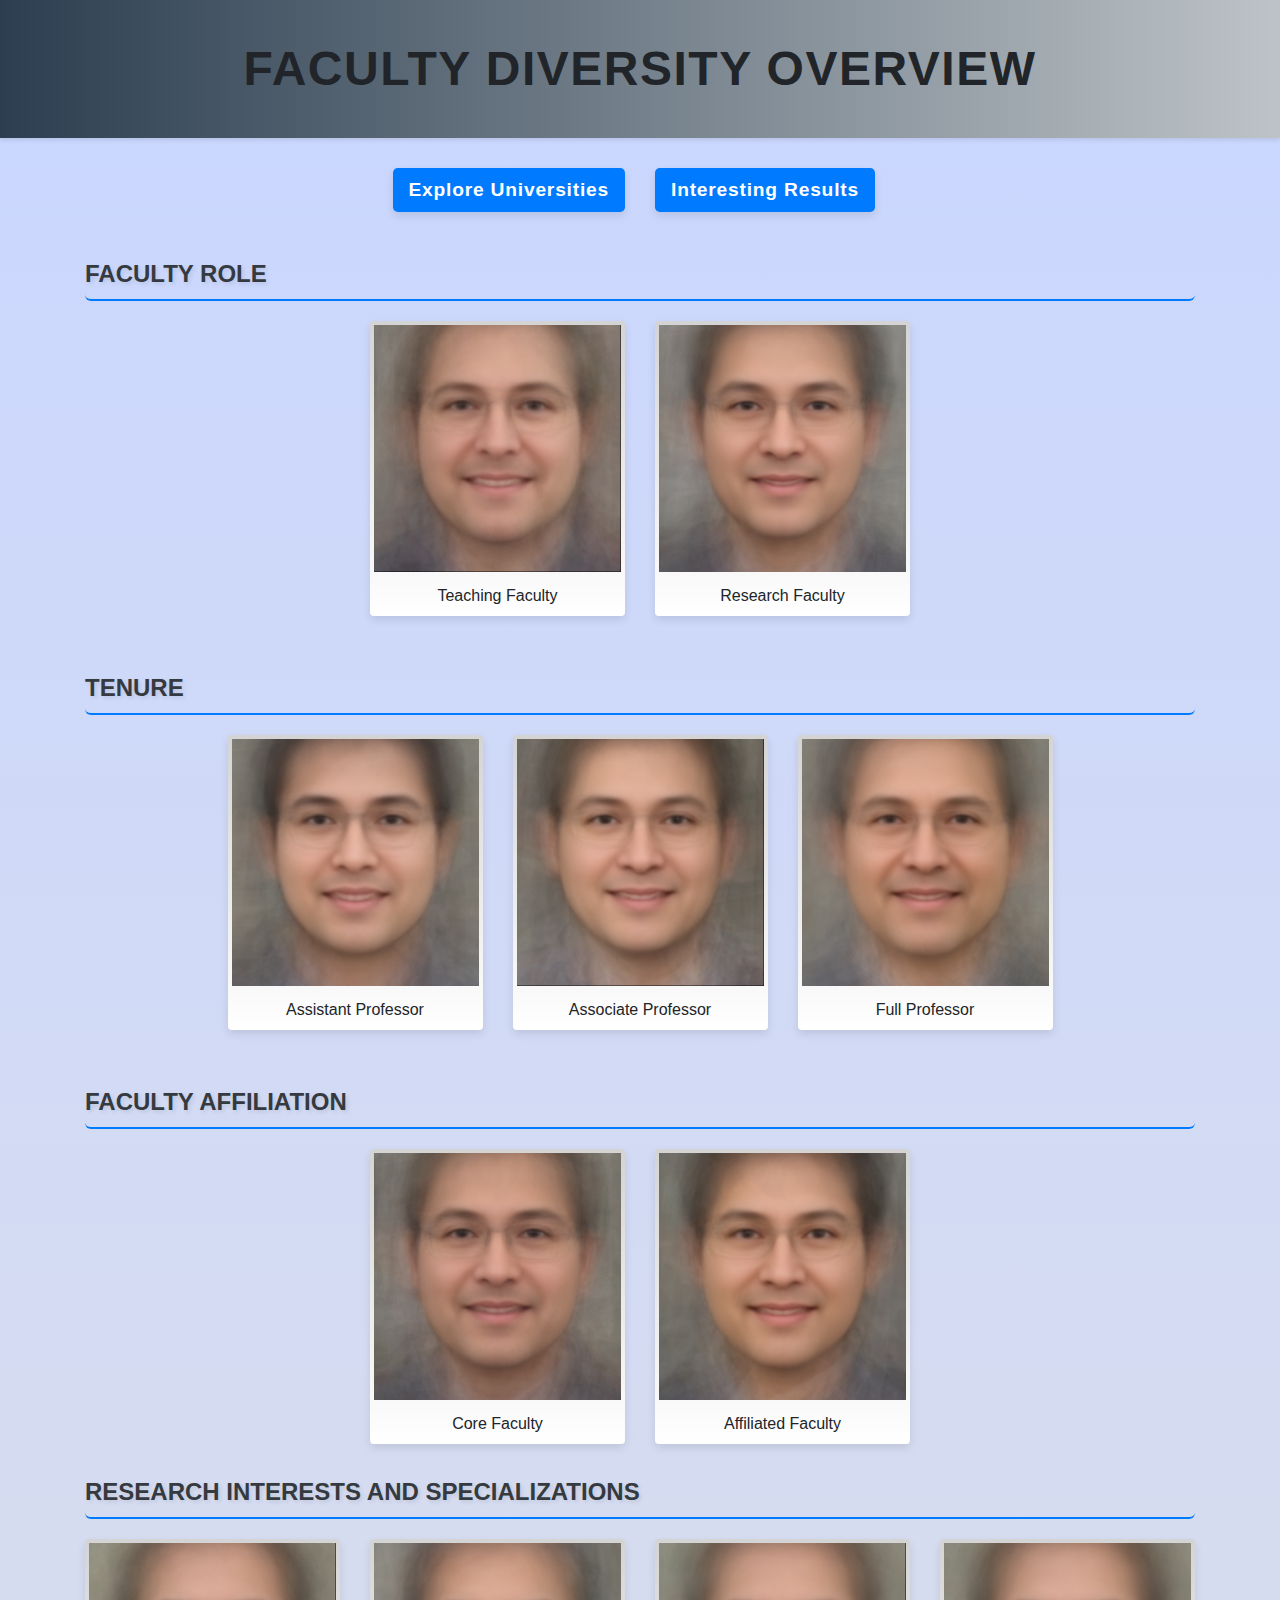
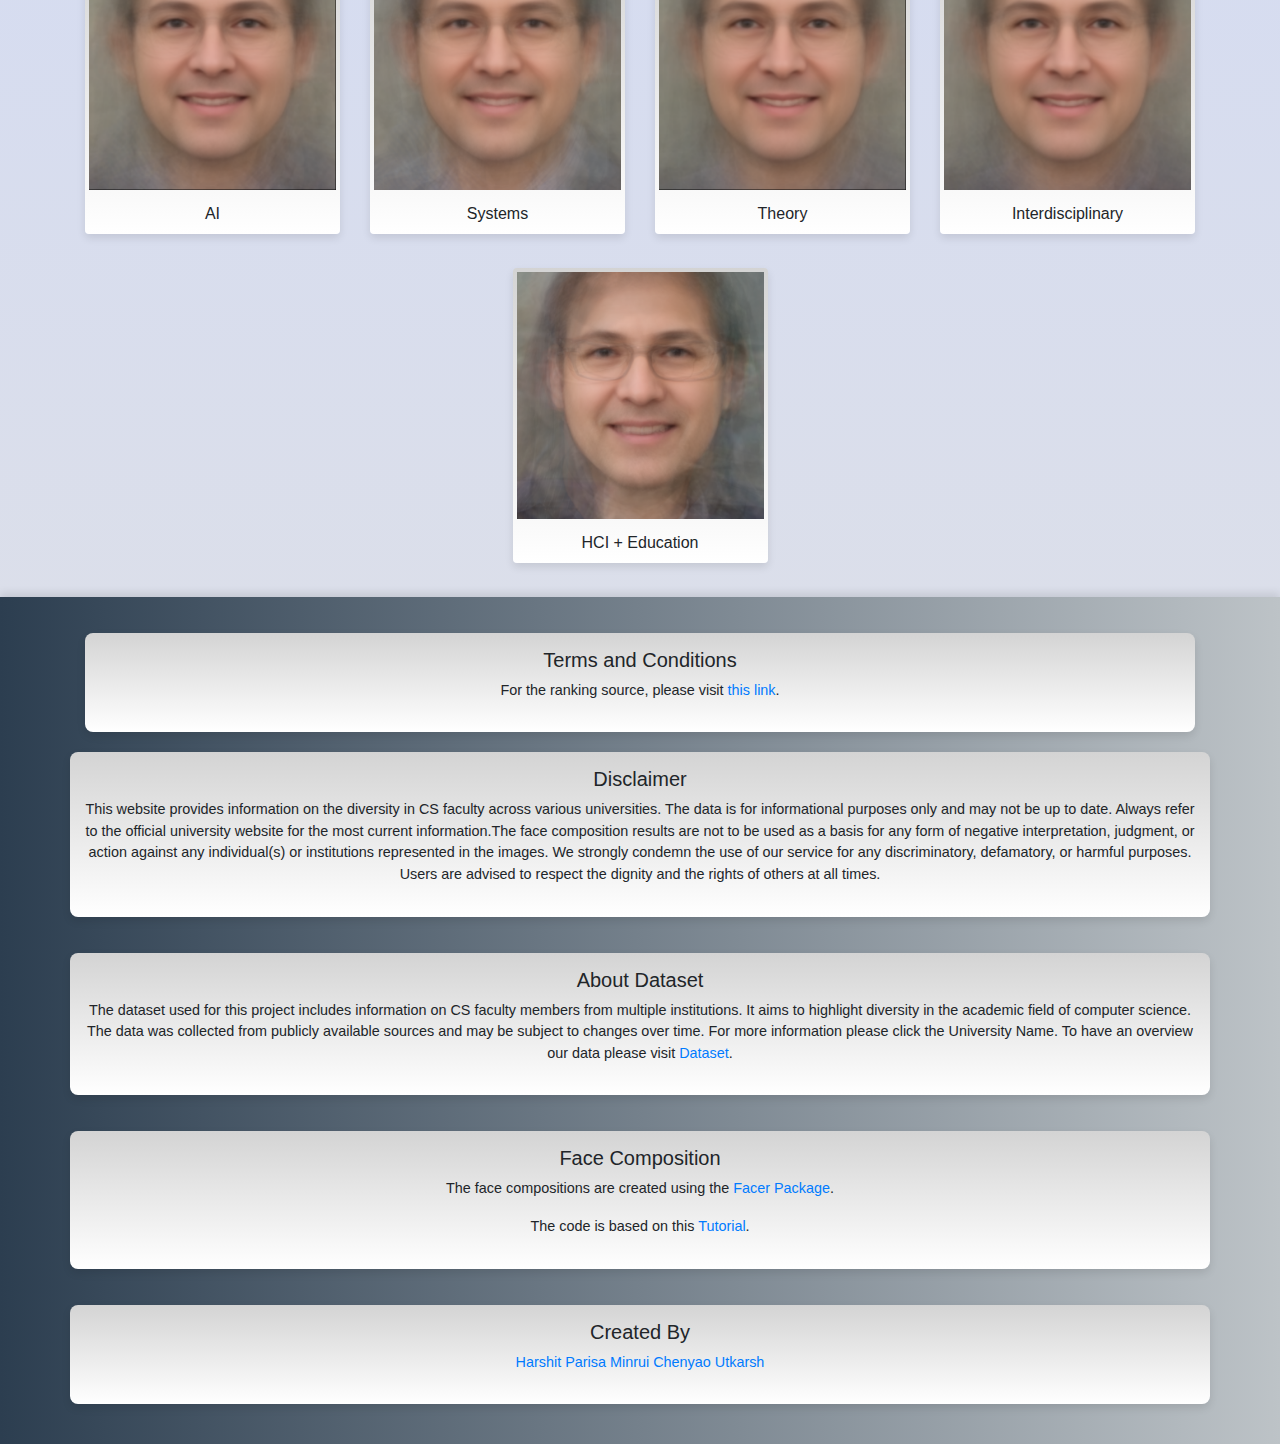
<file: index2.html>
<!DOCTYPE html>
<html lang="en">
<head>
    <meta charset="UTF-8">
    <meta name="viewport" content="width=device-width, initial-scale=1.0">
    <title>Diversity in CS Faculty - Faculty Overview</title>
    <link href="https://stackpath.bootstrapcdn.com/bootstrap/4.5.2/css/bootstrap.min.css" rel="stylesheet">
    <link rel="stylesheet" href="style.css">
</head>
<body>

<div class="header">
    <h1>Faculty Diversity Overview</h1>
</div>

<div class="container mt-4">
    <div class="row justify-content-center">
        <div class="col-md-6 text-md-right text-center mb-2">
            <!-- Main Page Button -->
            <a href="index1.html" class="btn btn-main-page">Explore Universities</a>
        </div>
        <div class="col-md-6 text-md-left text-center">
            <!-- Main Page Button -->
            <a href="index.html" class="btn btn-main-page">Interesting Results</a>
        </div>
    </div>
</div>

<div class="container mt-4">
    <!-- Faculty Role -->
    <div class="row mt-4 justify-content-center">
        <div class="col-12">
            <h2 class="section-title">Faculty Role</h2>
        </div>
        <!-- List of roles with images -->
        <div class="col-md-3 mb-4">
            <div class="card">
                <img src="Results_prof/Teaching.png" class="card-img-top" alt="Teaching Faculty">
                <div class="card-body">
                    <p class="card-text">Teaching Faculty</p>
                </div>
            </div>
        </div>
        <div class="col-md-3 mb-4">
            <div class="card">
                <img src="Results_prof/Research.png" class="card-img-top" alt="Research Faculty">
                <div class="card-body">
                    <p class="card-text">Research Faculty</p>
                </div>
            </div>
        </div>
    </div>

    <div class="row mt-4 justify-content-center">
        <div class="col-12">
            <h2 class="section-title">Tenure</h2>
        </div>
        <div class="col-md-3 mb-4">
            <div class="card">
                <img src="Results_prof/Assistant.png" class="card-img-top" alt="Assistant Professor">
                <div class="card-body">
                    <p class="card-text">Assistant Professor</p>
                </div>
            </div>
        </div>
        <div class="col-md-3 mb-4">
            <div class="card">
                <img src="Results_prof/Associate.png" class="card-img-top" alt="Associate Professor">
                <div class="card-body">
                    <p class="card-text">Associate Professor</p>
                </div>
            </div>
        </div>
        <div class="col-md-3 mb-4">
            <div class="card">
                <img src="Results_prof/Professor.png" class="card-img-top" alt="Full Professor">
                <div class="card-body">
                    <p class="card-text">Full Professor</p>
                </div>
            </div>
        </div>
    </div>

    <!-- Faculty Affiliation -->
    <div class="row mt-4 justify-content-center">
        <div class="col-12">
            <h2 class="section-title">Faculty Affiliation</h2>
        </div>
        <div class="col-md-3">
            <div class="card">
                <img src="Results_prof/core.png" class="card-img-top" alt="Core Faculty">
                <div class="card-body">
                    <p class="card-text">Core Faculty</p>
                </div>
            </div>
        </div>
        <div class="col-md-3">
            <div class="card">
                <img src="Results_prof/Affiliated.png" class="card-img-top" alt="Affiliated Faculty">
                <div class="card-body">
                    <p class="card-text">Affiliated Faculty</p>
                </div>
            </div>
        </div>
    </div>

    <!-- Research Interests and Specializations -->
    <div class="row mt-4 justify-content-center">
        <div class="col-12">
            <h2 class="section-title">Research Interests and Specializations</h2>
        </div>
        <!-- List of research interests -->
        <div class="col-md-3 mb-4">
            <div class="card">
                <img src="Results_area/AI.png" class="card-img-top" alt="Artificial Intelligence">
                <div class="card-body">
                    <p class="card-text">AI</p>
                </div>
            </div>
        </div>
        <div class="col-md-3 mb-4">
            <div class="card">
                <img src="Results_area/Systems.png" class="card-img-top" alt="Systems">
                <div class="card-body">
                    <p class="card-text">Systems</p>
                </div>
            </div>
        </div>
        <div class="col-md-3 mb-4">
            <div class="card">
                <img src="Results_area/Theory.png" class="card-img-top" alt="Theory">
                <div class="card-body">
                    <p class="card-text">Theory</p>
                </div>
            </div>
        </div>
        <div class="col-md-3 mb-4">
            <div class="card">
                <img src="Results_area/Interdisciplinary.png" class="card-img-top" alt="Interdisciplinary">
                <div class="card-body">
                    <p class="card-text">Interdisciplinary</p>
                </div>
            </div>
        </div>
        <div class="col-md-3 mb-4">
            <div class="card">
                <img src="Results_area/HCI.png" class="card-img-top" alt="HCI + Education">
                <div class="card-body">
                    <p class="card-text">HCI + Education</p>
                </div>
            </div>
        </div>
    </div>
</div>


<footer class="footer">
    <div class="container mt-3">
        <div class="text-center card-like">
            <h3>Terms and Conditions</h3>
            <p>For the ranking source, please visit <a href="https://www.usnews.com/best-graduate-schools/top-science-schools/computer-science-rankings?_sort=rank-asc" target="_blank">this link</a>.</p>
        </div>
    </div>

    <div class="container mt-3">
        <div class="row">
            <div class="col card-like">
                <h3>Disclaimer</h3>
                <p>This website provides information on the diversity in CS faculty across various universities. The data is for informational purposes only and may not be up to date. Always refer to the official university website for the most current information.The face composition results are not to be used as a basis for any form of negative interpretation, judgment, or action against any individual(s) or institutions represented in the images. We strongly condemn the use of our service for any discriminatory, defamatory, or harmful purposes. Users are advised to respect the dignity and the rights of others at all times.</p>
            </div>
        </div>
    </div>

    <div class="container mt-3">
        <div class="row">
            <div class="col card-like">
                <h3>About Dataset</h3>
                <p>The dataset used for this project includes information on CS faculty members from multiple institutions. It aims to highlight diversity in the academic field of computer science. The data was collected from publicly available sources and may be subject to changes over time. For more information please click the University Name. To have an overview our data please visit <a href="https://github.com/HarshitSingh27/CS467_2-DiversityInCs/blob/main/DataSummary.pdf" target="_blank">Dataset</a>.</p>
            </div>
        </div>
    </div>

    <div class="container mt-3">
        <div class="row">
            <div class="col card-like">
                <h3>Face Composition</h3>
                <p>The face compositions are created using the <a href="https://github.com/johnwmillr/Facer/tree/master" target="_blank">Facer Package</a>.</p>
                <p>The code is based on this <a href="https://learnopencv.com/average-face-opencv-c-python-tutorial/" target="_blank">Tutorial</a>.</p>
            </div>
        </div>
    </div>
    <div class="container mt-3">
        <div class="row">
            <div class="col card-like">
                <h3>Created By</h3>
                <p>
                    <a href="https://github.com/HarshitSingh27" target="_blank">Harshit</a>
                        <a href="https://github.com/ladypary" target="_blank">Parisa</a>
                        <a href="https://informatics.ischool.illinois.edu/person/minrui-chen/" target="_blank">Minrui</a>
                        <a href="https://github.com/ChenyaoLink" target="_blank">Chenyao</a>
                        <a href="https://github.com/UtkarshLink" target="_blank">Utkarsh</a>
                </p>
            </div>
        </div>
    </div>
</footer>

<!-- Bootstrap JS and dependencies -->
<script src="https://code.jquery.com/jquery-3.5.1.slim.min.js"></script>
<script src="https://cdn.jsdelivr.net/npm/@popperjs/core@2.5.2/dist/umd/popper.min.js"></script>
<script src="https://stackpath.bootstrapcdn.com/bootstrap/4.5.2/js/bootstrap.min.js"></script>
</body>
</html>
</file>
<file: style.css>
body {
  font-family: 'Segoe UI', Tahoma, Geneva, Verdana, sans-serif;
  background: #C9D6FF;   
  background: -webkit-linear-gradient(to top, #E2E2E2, #C9D6FF);  
  background: linear-gradient(to top, #E2E2E2, #C9D6FF);  
  margin: 0;
  padding: 0;
}


.header {
  background: #bdc3c7;   
  background: -webkit-linear-gradient(to right, #2c3e50, #bdc3c7);   
  background: linear-gradient(to right, #2c3e50, #bdc3c7);  
  text-align: center;
  padding: 40px 20px;  
  box-shadow: 0 2px 4px rgba(0, 0, 0, 0.1);  
  margin-bottom: 30px;  
}

.header h1 {
  font-size: 3rem;  
  margin: 0;
  padding: 0;
  font-weight: bold;
  text-transform: uppercase;  
  letter-spacing: 1.5px; 
}
.card {
  margin-bottom: 10px;
  text-align: center;
  box-shadow: 0 4px 8px rgba(0, 0, 0, 0.1);
  transition: transform 0.3s ease-in-out, box-shadow 0.3s ease-in-out;
  border: none;
  border-radius: 0.25rem;
  overflow: hidden;  
  position: relative;
  object-fit: cover;
  background: hsla(0, 0%, 100%, 1);

  background: linear-gradient(90deg, hsla(0, 0%, 100%, 1) 0%, hsla(0, 0%, 83%, 1) 100%);
  
  background: -moz-linear-gradient(90deg, hsla(0, 0%, 100%, 1) 0%, hsla(0, 0%, 83%, 1) 100%);
  
  background: -webkit-linear-gradient(90deg, hsla(0, 0%, 100%, 1) 0%, hsla(0, 0%, 83%, 1) 100%);
  
  filter: progid: DXImageTransform.Microsoft.gradient( startColorstr="#FFFFFF", endColorstr="#D3D3D3", GradientType=1 );
}
.card-body {
  padding: 0.5rem;  
  object-fit: cover;
}


.card:hover {
  transform: translateY(-5px);
  box-shadow: 0 8px 16px rgba(0, 0, 0, 0.2);
}


.card img {
  padding: 4px;
  width: 100% !important;
  height: auto;
  object-fit: cover !important; 
  border-top-left-radius: 0.25rem;
  border-top-right-radius: 0.25rem;
  }

.card-body a:hover {
  background-color: #007bff;
  color: white;
}
.footer {
  text-align: center;
  padding: 20px;
  width: 100%;
  background: -webkit-linear-gradient(to right, #2c3e50, #bdc3c7);   
  background: linear-gradient(to right, #2c3e50, #bdc3c7);  
  box-shadow: 0 -4px 8px rgba(0, 0, 0, 0.1);
}

.card-like {
  background: hsla(0, 0%, 100%, 1);

  background: linear-gradient(90deg, hsla(0, 0%, 100%, 1) 0%, hsla(0, 0%, 83%, 1) 100%);
  
  background: -moz-linear-gradient(90deg, hsla(0, 0%, 100%, 1) 0%, hsla(0, 0%, 83%, 1) 100%);
  
  background: -webkit-linear-gradient(90deg, hsla(0, 0%, 100%, 1) 0%, hsla(0, 0%, 83%, 1) 100%);
  
  filter: progid: DXImageTransform.Microsoft.gradient( startColorstr="#FFFFFF", endColorstr="#D3D3D3", GradientType=1 );
  margin-bottom: 20px;
  padding: 15px;
  border-radius: 8px;
  box-shadow: 0 4px 8px rgba(0, 0, 0, 0.1);
  font-size: 0.9rem;  
}

.card-like h2, .card-like h3 {
  font-size: 1.25rem;  
}

@media (max-width: 768px) {
  .footer {
      position: relative;  
  }
  .card-like {
      padding: 10px;  
      font-size: 0.85rem; 
  }
  .card-like h2, .card-like h3 {
      font-size: 1.1rem;  
  }
}
.modal-body img {
  width: 100%;  
  height: auto;  
}

.modal-content {
  background: hsla(0, 0%, 100%, 1);

  background: linear-gradient(90deg, hsla(0, 0%, 100%, 1) 0%, hsla(0, 0%, 83%, 1) 100%);
  
  background: -moz-linear-gradient(90deg, hsla(0, 0%, 100%, 1) 0%, hsla(0, 0%, 83%, 1) 100%);
  
  background: -webkit-linear-gradient(90deg, hsla(0, 0%, 100%, 1) 0%, hsla(0, 0%, 83%, 1) 100%);
  
  filter: progid: DXImageTransform.Microsoft.gradient( startColorstr="#FFFFFF", endColorstr="#D3D3D3", GradientType=1 ); 
}
.btn-primary {
     
  object-fit: cover;  
  width: auto;  
  margin-top: 0% !important;
  margin: 0px auto 10px;  
  padding: 8px 10px;  
  background-color: #004085!important;
  border-color: #003366!important;
  color: #fff!important;
  font-size: 0.6rem;  
  line-height: 1;  
  border-radius: 0.375rem;
  box-shadow: 0 2px 4px rgba(0, 0, 0, 0.1);
  transition: color 0.15s ease-in-out, background-color 0.15s ease-in-out,
              border-color 0.15s ease-in-out, box-shadow 0.15s ease-in-out;
  text-align: center;  
    
}

.btn-primary:hover,
.btn-primary:focus {
  background-color: #fff!important; 
  color: #004085!important;  
  border-color: #00488a!important;  
  text-decoration: none;  
  box-shadow: 0 0 0 0.2rem rgba(0, 76, 133, 0.5);
}

.btn-primary:active {
  background-color: #fff!important;  
  color: #004085!important;  
  border-color: #002b4e!important; 
  box-shadow: inset 0 3px 5px rgba(0, 0, 0, 0.125);
}

#universityModal .card {
  max-width: 400px;  
  margin: auto;  
}

#universityModal .card img {
  width: 90%;  
  height: auto;  
  padding-bottom: 20px;
}

#universityModal .card .card-body {
  padding: 1rem;  
}

#universityModal .card .btn {
  display: block;  
  width: auto; 
  padding-bottom: 2%; 
  margin: 0.5rem 0;  
}
#universityModal .modal-dialog {
  max-width: 700px;  
  margin: 30px auto;  
}
.d-none {
  display: none !important;
}
 
.filter-container {
  background: #f2f2f2; 
  border-radius: 8px;  
  padding: 20px;  
  box-shadow: 0 2px 5px rgba(0, 0, 0, 0.1);  
  margin-top: 20px;  
}

 
.form-check {
  padding: 10px;  
  margin-bottom: 10px;  
}

 
.form-check-input {
  width: 20px;  
  height: 20px;  
  cursor: pointer;  
  position: relative;  
  appearance: none;  
  border: 2px solid #007bff;  
  border-radius: 5px;  
  outline: none;  
  transition: background-color 0.3s, border-color 0.3s;  
}
 
.form-check-input:checked {
  background-color: #007bff;  
  border-color: #0056b3;  
}

 
.form-check-input:checked::after {
  content: "";
  position: absolute;
  left: 5px;
  top: 1px;
  width: 6px;
  height: 11px;
  border: solid white;
  border-width: 0 3px 3px 0;
  transform: rotate(45deg);
}

 
.form-check-label {
  margin-left: 10px;  
  font-size: 16px;  
  color: #333;  
  cursor: pointer;  
  user-select: none;  
}

 
.form-check-input:hover {
  border-color: #0056b3;  
}
 
.filter-container {
background: #f2f2f2;  
border-radius: 8px;  
padding: 20px;  
box-shadow: 0 2px 5px rgba(0, 0, 0, 0.1);  
margin-top: 20px;  
display: flex;  
flex-wrap: wrap;  
justify-content: space-around;  
}

 
.form-check {
margin: 5px 10px;  
display: flex;  
align-items: center;  
}

 
.form-check-input {
width: 20px;  
height: 20px;  
cursor: pointer;  
appearance: none;  
border: 2px solid #007bff;  
border-radius: 5px;  
outline: none;  
transition: background-color 0.3s, border-color 0.3s;  
}

 
.form-check-input:checked {
background-color: #007bff;  
border-color: #0056b3;  
}

 
.form-check-input:checked::after {
content: "";
position: absolute;
left: 5px;
top: 1px;
width: 6px;
height: 11px;
border: solid white;
border-width: 0 3px 3px 0;
transform: rotate(45deg);
}

 
.form-check-label {
margin-left: 10px;  
font-size: 16px;  
color: #333;  
cursor: pointer;  
user-select: none;  
}

 
.form-check-input:hover {
border-color: #0056b3;  
}
 
.tags {
  display: flex;
  flex-wrap: wrap;
  justify-content: center;
  margin-top: 0.01rem; 
}

.tag {
  padding: 0.25rem 0.5rem;  
  margin: 0.25rem;  
  border-radius: 0.25rem;  
  font-size: 0.7rem;  
}

.standard {
background-color: #007bff;  
color: white;
}

.minority {
background-color: #28a745;  
color: white;
}
.public {
background-color: #9834eb;  
color: white;
}

.private {
background-color: #6c757d;  
color: white;
}

.interesting {
background-color: #ffc107;  
color: black;
}
.women-only {
  background-color: #AA336A;
  color: white;
}
.ranking {
  background-color: red;  
  color: white;
}
.btn-main-page {
  background-color: #007bff;  
  color: white;
  border: none;
  padding: 0.5rem 1rem;
  font-size: 1.2rem;
  font-weight: bold;
  letter-spacing: 0.05rem;
  border-radius: 0.3rem;
  box-shadow: 0 4px 8px rgba(0, 0, 0, 0.1);
  transition: all 0.3s ease;

   
  display: inline-block;  
  margin-bottom: 1rem;  
}

.btn-main-page:hover,
.btn-main-page:focus {
  background-color: #0056b3;  
  box-shadow: 0 5px 15px rgba(0, 0, 0, 0.2);
  color: #fff;
  text-decoration: none;  
}
.legend-list {
  list-style: none;  
  padding-left: 0;  
  margin-top: 0;  
}

.legend-list li {
  margin-bottom: 10px;  
  font-size: 14px;  
}

.legend-term {
  font-weight: bold;  
  color: #0056b3;  
}

#leg {
  background-color:#f2f2f2;  
  padding: 20px;  
  border-radius: 8px;  
  box-shadow: 0 2px 5px rgba(0,0,0,0.1);  
  margin-bottom: 40px;  
}
 
.col-md-6:first-child h2 {
  margin-bottom: 0;  
}
.card-text
.card-text2,
.card-title {
  font-size: 1.1rem;  
  line-height: 1.6;  
  color: #2c3e50;  
  font-family: 'Helvetica Neue', Arial, sans-serif;  
  text-align: justify;  
  text-shadow: 1px 1px 2px rgba(0, 0, 0, 0.1);  
  margin-bottom: 15px;  
  margin-top: 10px;  
  padding-left: 15px;  
  padding-right: 15px;  
  padding-top: 10px;  
  padding-bottom: 10px;  
  background-color: rgba(255, 255, 255, 0.8);  
  box-shadow: 2px 2px 5px rgba(0, 0, 0, 0.1);  
  border-radius: 4px;  
  border-left: 3px solid #3498db;  
}
.section-title {
  font-family: 'Segoe UI', Tahoma, Geneva, Verdana, sans-serif;  
  color: #343a40;  
  font-size: 24px;  
  font-weight: bold;  
  text-transform: uppercase;  
  text-shadow: 2px 2px 4px rgba(0,0,0,0.1);  
  padding-bottom: 10px;  
  border-bottom: 2px solid #007bff;  
  border-radius: 0.375rem;  
  margin-bottom: 20px;  
}
</file>
